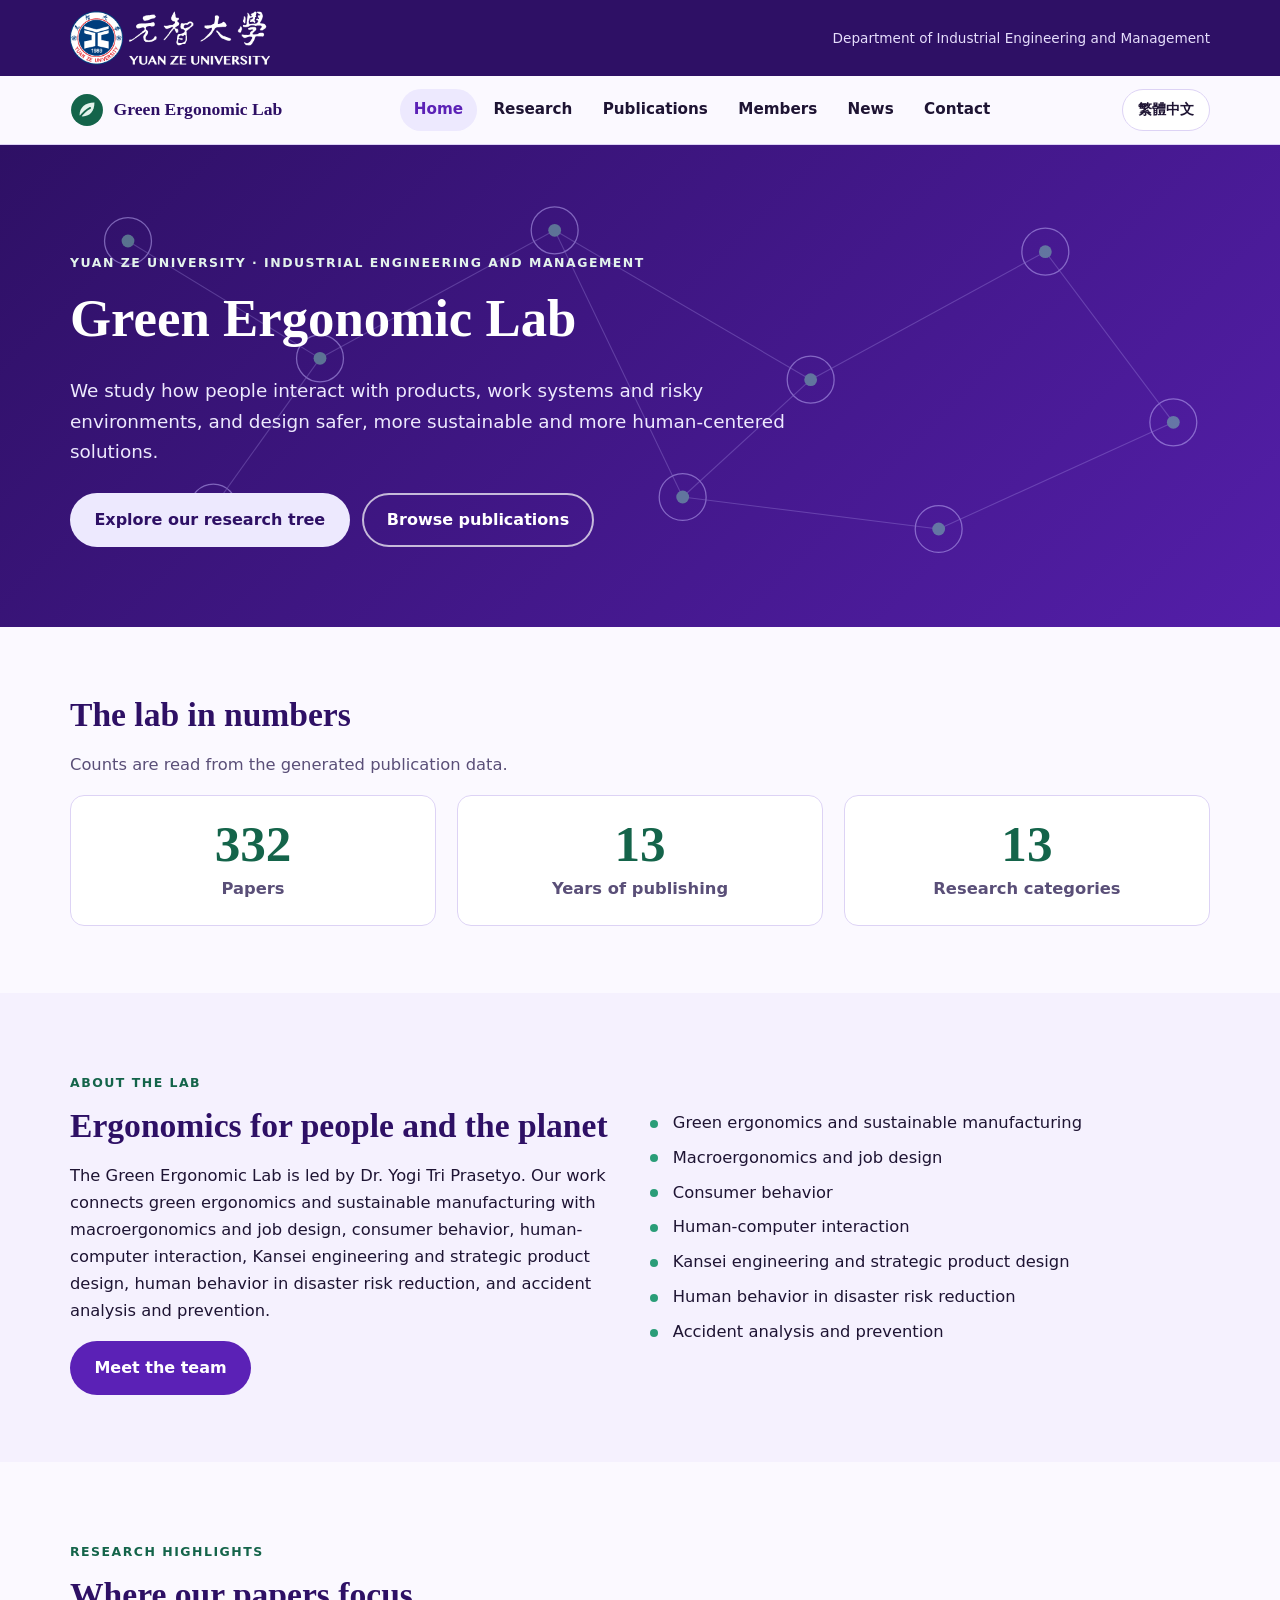
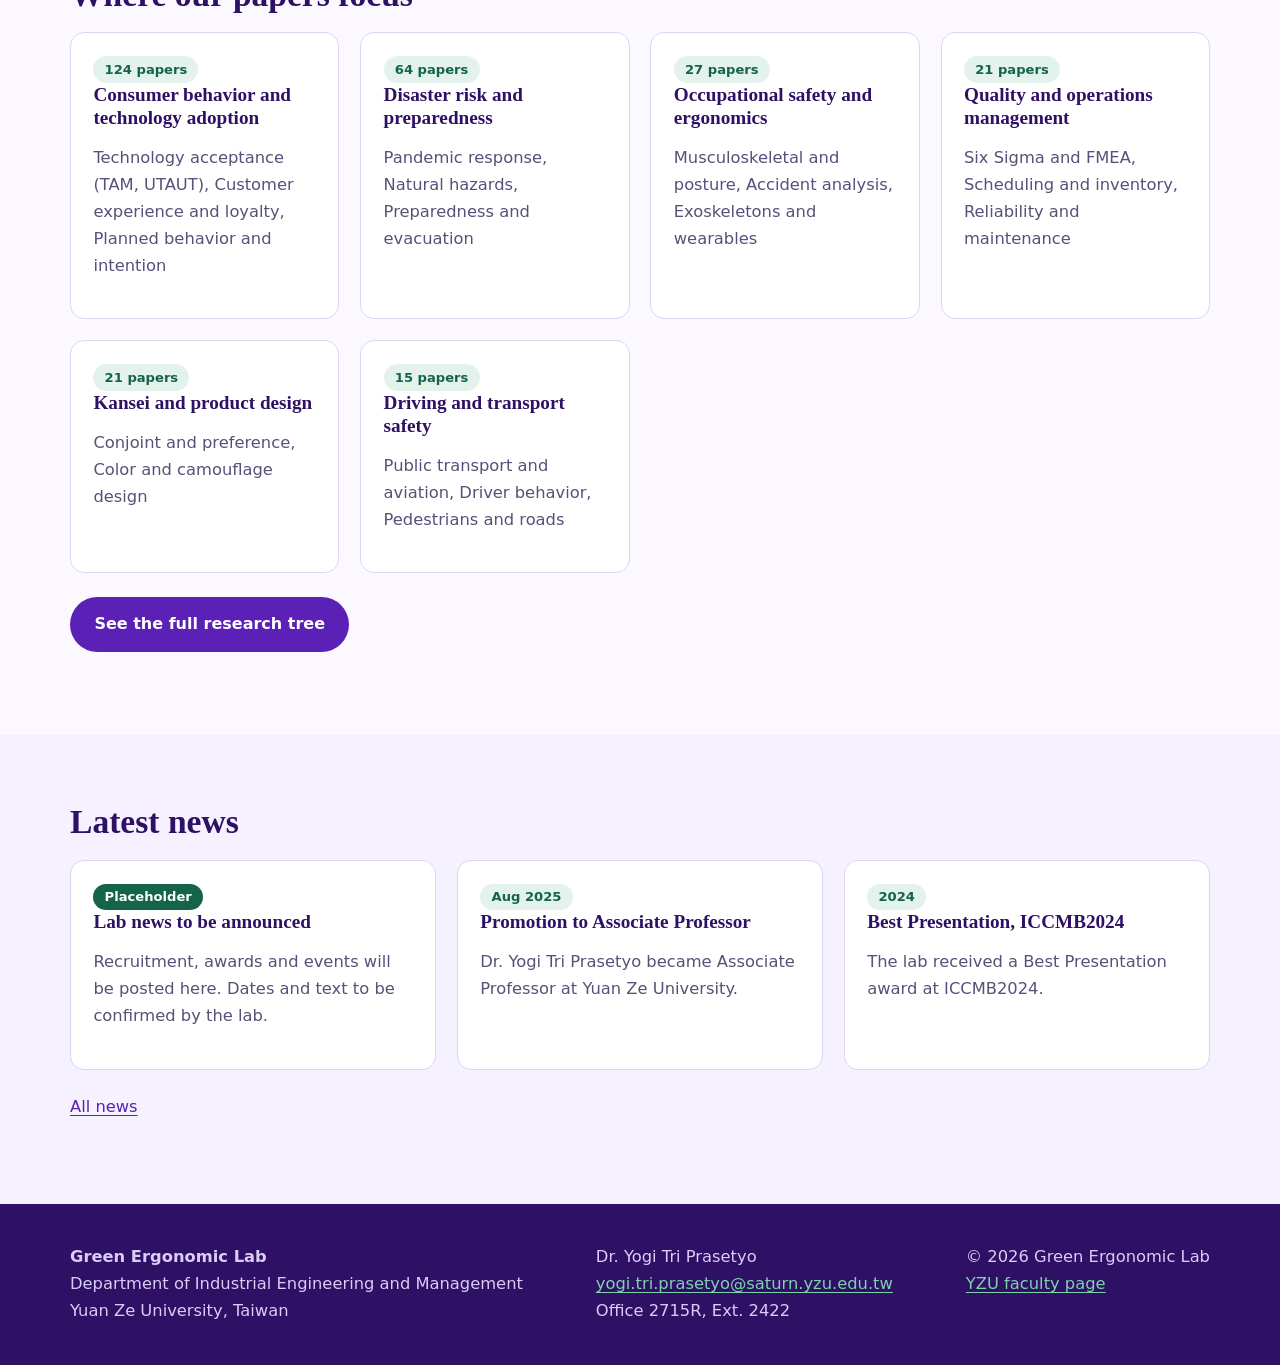
<file: index.html>
<!DOCTYPE html>
<html lang="en">
<head>
<meta charset="utf-8">
<meta name="viewport" content="width=device-width, initial-scale=1">
<title>Home | Green Ergonomic Lab, Yuan Ze University</title>
<meta name="description" content="Green Ergonomic Lab at Yuan Ze University: green ergonomics, human factors, disaster risk reduction and consumer behavior research.">
<meta name="color-scheme" content="light">
<link rel="icon" href="data:image/svg+xml,%3Csvg xmlns='http://www.w3.org/2000/svg' viewBox='0 0 32 32'%3E%3Ccircle cx='16' cy='16' r='15' fill='%2314644a'/%3E%3Cpath d='M9 21c0-7 5-12 14-12 0 8-4 13-11 13-1 0-2-.3-3-1z' fill='%23e3f3ec'/%3E%3C/svg%3E">
<link rel="stylesheet" href="css/style.css">
</head>
<body data-page="home">
<a class="skip" href="#main">Skip to content</a>
<div class="topbar">
  <div class="wrap topbar-in">
    <a href="https://www.yzu.edu.tw/index.php/en/" target="_blank" rel="noopener"><img src="assets/yzu-logo.png" width="200" height="64" alt="Yuan Ze University"></a>
    <span>Department of Industrial Engineering and Management</span>
  </div>
</div>
<header class="site-header">
  <div class="wrap nav">
    <a class="brand" href="index.html" aria-label="Green Ergonomic Lab home"><svg viewBox="0 0 32 32" aria-hidden="true"><circle cx="16" cy="16" r="15" fill="#14644a"/><path d="M9 21c0-7 5-12 14-12 0 8-4 13-11 13-1 0-2-.3-3-1z" fill="#e3f3ec"/><path d="M9 23c3-4 6-7 10-9" stroke="#14644a" stroke-width="1.6" fill="none" stroke-linecap="round"/></svg><span>Green Ergonomic Lab</span></a>
    <nav aria-label="Main"><ul class="nav-links" id="nav-links"><li><a href="index.html" aria-current="page">Home</a></li><li><a href="research.html">Research</a></li><li><a href="publications.html">Publications</a></li><li><a href="members.html">Members</a></li><li><a href="news.html">News</a></li><li><a href="contact.html">Contact</a></li></ul></nav>
    <div style="display:flex;gap:.5rem">
      <button class="lang-btn" id="lang-toggle" type="button" lang="zh-Hant" aria-label="Switch language to Traditional Chinese">&#32321;&#39636;&#20013;&#25991;</button>
      <button class="icon-btn menu-btn" id="menu-toggle" type="button" aria-label="Menu" aria-expanded="false" aria-controls="nav-links">&#9776;</button>
    </div>
  </div>
</header>
<main id="main">

<section class="hero">
  <svg class="hero-art" viewBox="0 0 1200 420" preserveAspectRatio="xMidYMid slice" aria-hidden="true"><line x1="120" y1="90" x2="300" y2="200"/><line x1="300" y1="200" x2="520" y2="80"/><line x1="520" y1="80" x2="760" y2="220"/><line x1="760" y1="220" x2="980" y2="100"/><line x1="980" y1="100" x2="1100" y2="260"/><line x1="300" y1="200" x2="200" y2="340"/><line x1="760" y1="220" x2="640" y2="330"/><line x1="640" y1="330" x2="880" y2="360"/><line x1="1100" y1="260" x2="880" y2="360"/><line x1="520" y1="80" x2="640" y2="330"/><circle cx="120" cy="90" r="22"/><circle class="dot" cx="120" cy="90" r="6"/><circle cx="300" cy="200" r="22"/><circle class="dot" cx="300" cy="200" r="6"/><circle cx="520" cy="80" r="22"/><circle class="dot" cx="520" cy="80" r="6"/><circle cx="760" cy="220" r="22"/><circle class="dot" cx="760" cy="220" r="6"/><circle cx="980" cy="100" r="22"/><circle class="dot" cx="980" cy="100" r="6"/><circle cx="1100" cy="260" r="22"/><circle class="dot" cx="1100" cy="260" r="6"/><circle cx="200" cy="340" r="22"/><circle class="dot" cx="200" cy="340" r="6"/><circle cx="640" cy="330" r="22"/><circle class="dot" cx="640" cy="330" r="6"/><circle cx="880" cy="360" r="22"/><circle class="dot" cx="880" cy="360" r="6"/></svg>
  <div class="wrap">
    <p class="eyebrow">Yuan Ze University &middot; Industrial Engineering and Management</p>
    <h1>Green Ergonomic Lab</h1>
    <p class="lead">We study how people interact with products, work systems and risky environments, and design safer, more sustainable and more human-centered solutions.</p>
    <div class="hero-actions">
      <a class="btn btn-primary" href="research.html">Explore our research tree</a>
      <a class="btn btn-ghost" href="publications.html">Browse publications</a>
    </div>
  </div>
</section>

<section aria-labelledby="stats-h">
  <div class="wrap">
    <h2 id="stats-h" class="reveal">The lab in numbers</h2>
    <p class="muted reveal">Counts are read from the generated publication data.</p>
    <div class="grid g3" id="stats">
      <div class="card stat reveal"><div class="num" data-count="papers">0</div><div class="label">Papers</div></div>
      <div class="card stat reveal"><div class="num" data-count="years">0</div><div class="label">Years of publishing</div></div>
      <div class="card stat reveal"><div class="num" data-count="categories">0</div><div class="label">Research categories</div></div>
    </div>
  </div>
</section>

<section class="alt" aria-labelledby="about-h">
  <div class="wrap grid g2" style="align-items:center">
    <div class="reveal left">
      <p class="eyebrow">About the lab</p>
      <h2 id="about-h">Ergonomics for people and the planet</h2>
      <p>The Green Ergonomic Lab is led by Dr. Yogi Tri Prasetyo. Our work connects green ergonomics and sustainable manufacturing with macroergonomics and job design, consumer behavior, human-computer interaction, Kansei engineering and strategic product design, human behavior in disaster risk reduction, and accident analysis and prevention.</p>
      <a class="btn btn-solid" href="members.html">Meet the team</a>
    </div>
    <ul class="facts reveal" aria-label="Research interests">
      <li>Green ergonomics and sustainable manufacturing</li>
      <li>Macroergonomics and job design</li>
      <li>Consumer behavior</li>
      <li>Human-computer interaction</li>
      <li>Kansei engineering and strategic product design</li>
      <li>Human behavior in disaster risk reduction</li>
      <li>Accident analysis and prevention</li>
    </ul>
  </div>
</section>

<section aria-labelledby="hl-h">
  <div class="wrap">
    <p class="eyebrow reveal">Research highlights</p>
    <h2 id="hl-h" class="reveal">Where our papers focus</h2>
    <div class="grid g3" id="highlights" data-dyn><p class="muted">Loading research highlights...</p></div>
    <p class="reveal" style="margin-top:1.5rem"><a class="btn btn-solid" href="research.html">See the full research tree</a></p>
  </div>
</section>

<section class="alt" aria-labelledby="news-h">
  <div class="wrap">
    <h2 id="news-h" class="reveal">Latest news</h2>
    <div class="grid g3">
      <article class="card reveal"><span class="tag accent">Placeholder</span><h3>Lab news to be announced</h3><p class="muted">Recruitment, awards and events will be posted here. Dates and text to be confirmed by the lab.</p></article>
      <article class="card reveal"><span class="tag">Aug 2025</span><h3>Promotion to Associate Professor</h3><p class="muted">Dr. Yogi Tri Prasetyo became Associate Professor at Yuan Ze University.</p></article>
      <article class="card reveal"><span class="tag">2024</span><h3>Best Presentation, ICCMB2024</h3><p class="muted">The lab received a Best Presentation award at ICCMB2024.</p></article>
    </div>
    <p style="margin-top:1.5rem"><a href="news.html">All news</a></p>
  </div>
</section>
</main>
<footer class="site-footer">
  <div class="wrap cols">
    <div><strong>Green Ergonomic Lab</strong><br>Department of Industrial Engineering and Management<br>Yuan Ze University, Taiwan</div>
    <div>Dr. Yogi Tri Prasetyo<br><a href="mailto:yogi.tri.prasetyo@saturn.yzu.edu.tw">yogi.tri.prasetyo@saturn.yzu.edu.tw</a><br>Office 2715R, Ext. 2422</div>
    <div>&copy; <span id="year-now">2026</span> Green Ergonomic Lab<br><a href="https://www.iem.yzu.edu.tw/english/faculty_info.aspx?id=yogi" target="_blank" rel="noopener">YZU faculty page</a></div>
  </div>
</footer>
<script src="js/i18n.js"></script>
<script src="js/main.js"></script>

</body>
</html>
</file>
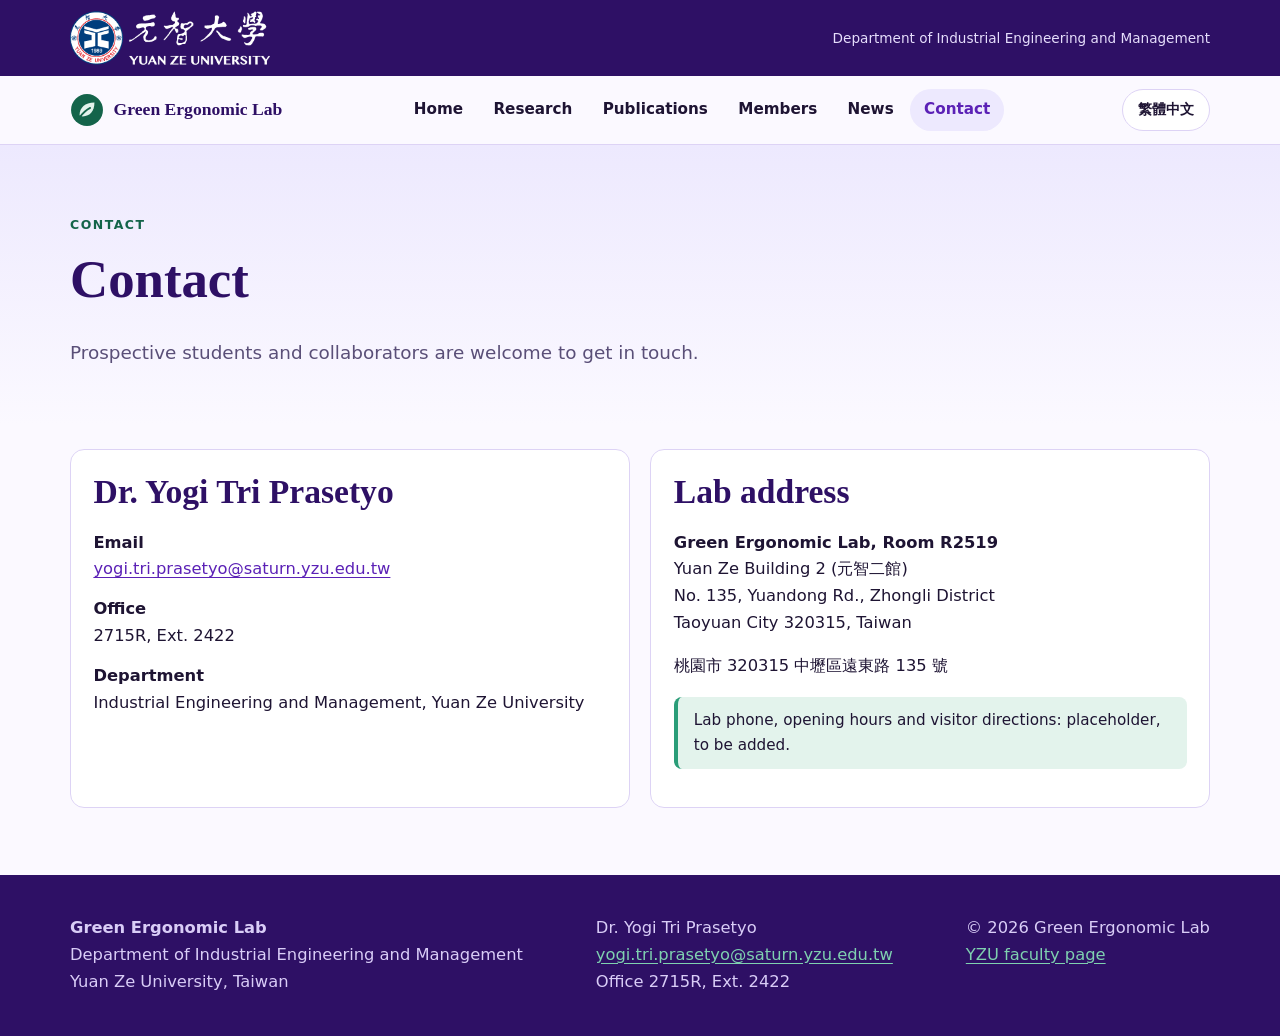
<file: contact.html>
<!DOCTYPE html>
<html lang="en">
<head>
<meta charset="utf-8">
<meta name="viewport" content="width=device-width, initial-scale=1">
<title>Contact | Green Ergonomic Lab, Yuan Ze University</title>
<meta name="description" content="Contact the Green Ergonomic Lab.">
<meta name="color-scheme" content="light">
<link rel="icon" href="data:image/svg+xml,%3Csvg xmlns='http://www.w3.org/2000/svg' viewBox='0 0 32 32'%3E%3Ccircle cx='16' cy='16' r='15' fill='%2314644a'/%3E%3Cpath d='M9 21c0-7 5-12 14-12 0 8-4 13-11 13-1 0-2-.3-3-1z' fill='%23e3f3ec'/%3E%3C/svg%3E">
<link rel="stylesheet" href="css/style.css">
</head>
<body data-page="contact">
<a class="skip" href="#main">Skip to content</a>
<div class="topbar">
  <div class="wrap topbar-in">
    <a href="https://www.yzu.edu.tw/index.php/en/" target="_blank" rel="noopener"><img src="assets/yzu-logo.png" width="200" height="64" alt="Yuan Ze University"></a>
    <span>Department of Industrial Engineering and Management</span>
  </div>
</div>
<header class="site-header">
  <div class="wrap nav">
    <a class="brand" href="index.html" aria-label="Green Ergonomic Lab home"><svg viewBox="0 0 32 32" aria-hidden="true"><circle cx="16" cy="16" r="15" fill="#14644a"/><path d="M9 21c0-7 5-12 14-12 0 8-4 13-11 13-1 0-2-.3-3-1z" fill="#e3f3ec"/><path d="M9 23c3-4 6-7 10-9" stroke="#14644a" stroke-width="1.6" fill="none" stroke-linecap="round"/></svg><span>Green Ergonomic Lab</span></a>
    <nav aria-label="Main"><ul class="nav-links" id="nav-links"><li><a href="index.html">Home</a></li><li><a href="research.html">Research</a></li><li><a href="publications.html">Publications</a></li><li><a href="members.html">Members</a></li><li><a href="news.html">News</a></li><li><a href="contact.html" aria-current="page">Contact</a></li></ul></nav>
    <div style="display:flex;gap:.5rem">
      <button class="lang-btn" id="lang-toggle" type="button" lang="zh-Hant" aria-label="Switch language to Traditional Chinese">&#32321;&#39636;&#20013;&#25991;</button>
      <button class="icon-btn menu-btn" id="menu-toggle" type="button" aria-label="Menu" aria-expanded="false" aria-controls="nav-links">&#9776;</button>
    </div>
  </div>
</header>
<main id="main">

<section class="page-hero">
  <div class="wrap">
    <p class="eyebrow">Contact</p>
    <h1>Contact</h1>
    <p class="lead">Prospective students and collaborators are welcome to get in touch.</p>
  </div>
</section>
<section style="padding-top:1.5rem">
  <div class="wrap grid g2">
    <div class="card reveal">
      <h2>Dr. Yogi Tri Prasetyo</h2>
      <ul class="contact-list">
        <li><strong>Email</strong><br><a href="mailto:yogi.tri.prasetyo@saturn.yzu.edu.tw">yogi.tri.prasetyo@saturn.yzu.edu.tw</a></li>
        <li><strong>Office</strong><br>2715R, Ext. 2422</li>
        <li><strong>Department</strong><br>Industrial Engineering and Management, Yuan Ze University</li>
      </ul>
    </div>
    <div class="card reveal">
      <h2>Lab address</h2>
      <address style="font-style:normal">
        <p><strong>Green Ergonomic Lab, Room R2519</strong><br>Yuan Ze Building 2 (&#20803;&#26234;&#20108;&#39208;)<br>No. 135, Yuandong Rd., Zhongli District<br>Taoyuan City 320315, Taiwan</p>
        <p lang="zh-Hant" class="addr-zh">桃園市 320315 中壢區遠東路 135 號</p>
      </address>
      <p class="note">Lab phone, opening hours and visitor directions: placeholder, to be added.</p>
    </div>
  </div>
</section>
</main>
<footer class="site-footer">
  <div class="wrap cols">
    <div><strong>Green Ergonomic Lab</strong><br>Department of Industrial Engineering and Management<br>Yuan Ze University, Taiwan</div>
    <div>Dr. Yogi Tri Prasetyo<br><a href="mailto:yogi.tri.prasetyo@saturn.yzu.edu.tw">yogi.tri.prasetyo@saturn.yzu.edu.tw</a><br>Office 2715R, Ext. 2422</div>
    <div>&copy; <span id="year-now">2026</span> Green Ergonomic Lab<br><a href="https://www.iem.yzu.edu.tw/english/faculty_info.aspx?id=yogi" target="_blank" rel="noopener">YZU faculty page</a></div>
  </div>
</footer>
<script src="js/i18n.js"></script>
<script src="js/main.js"></script>

</body>
</html>
</file>
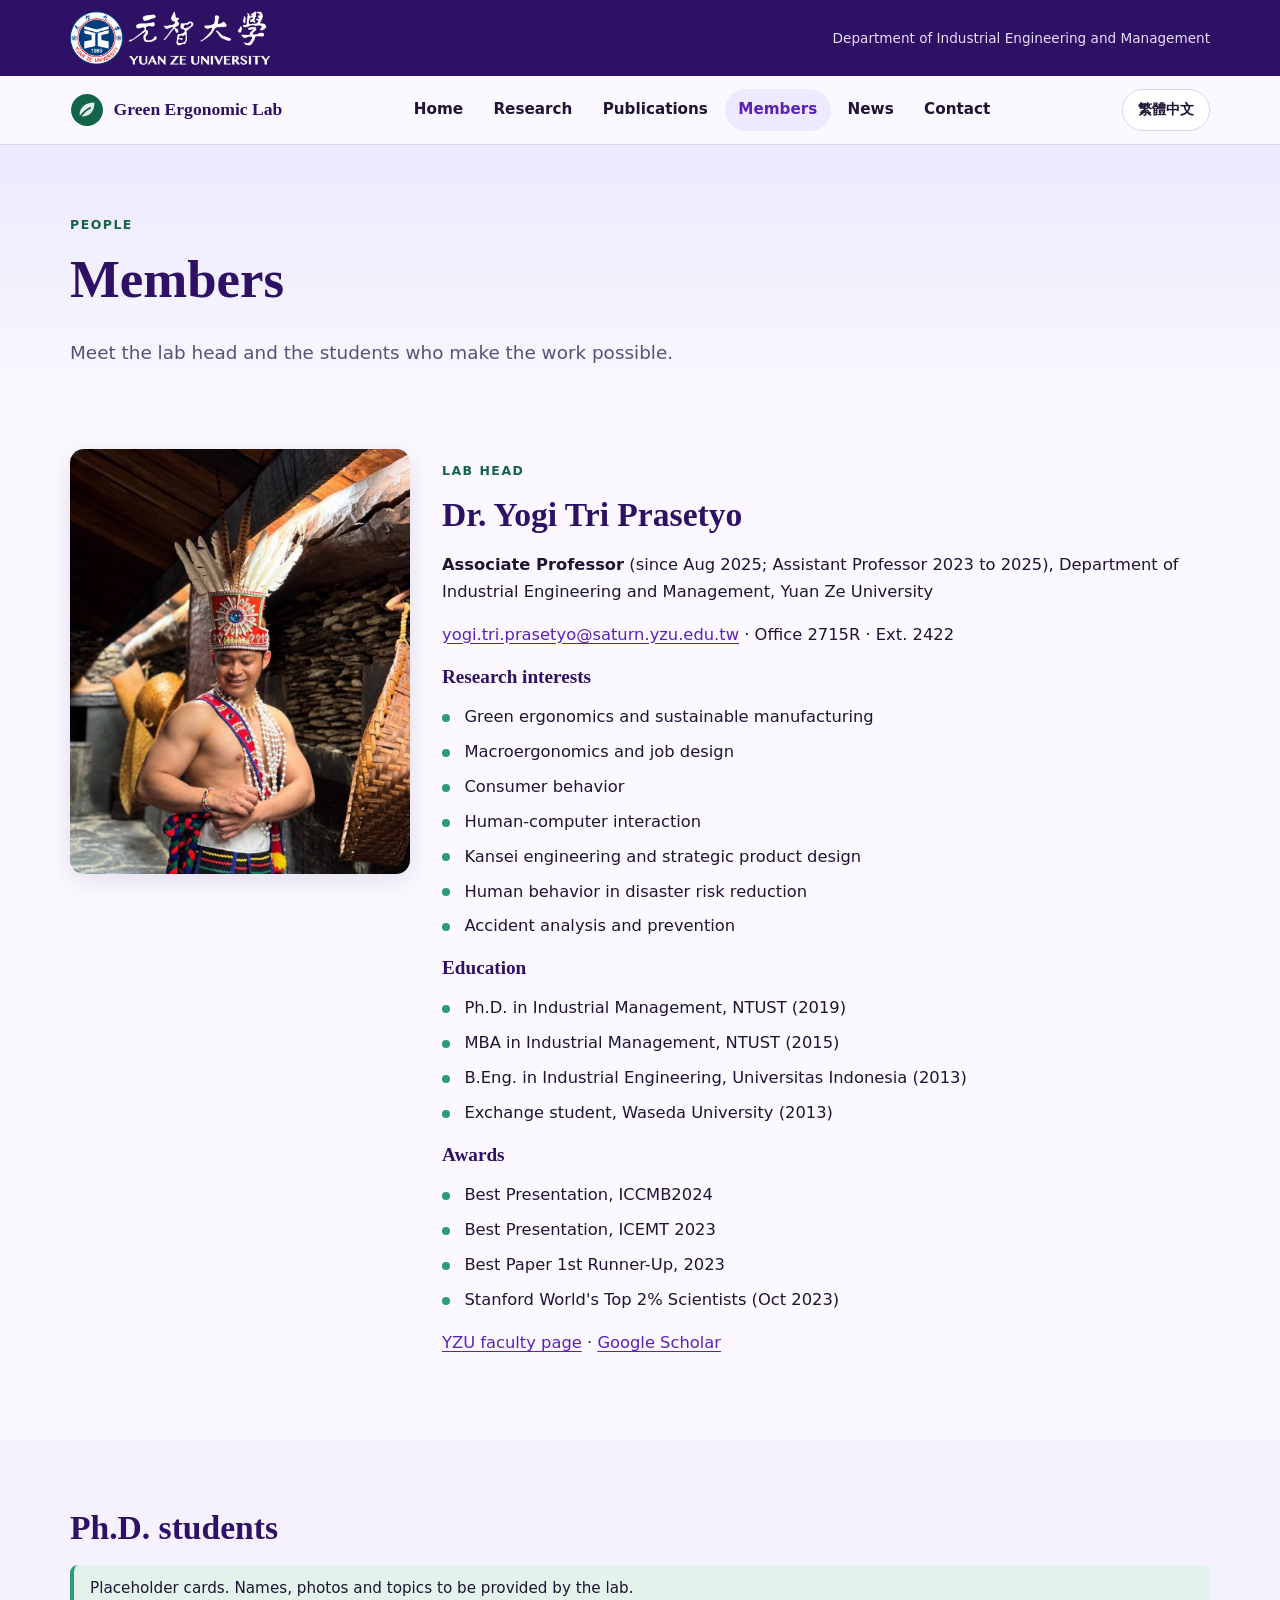
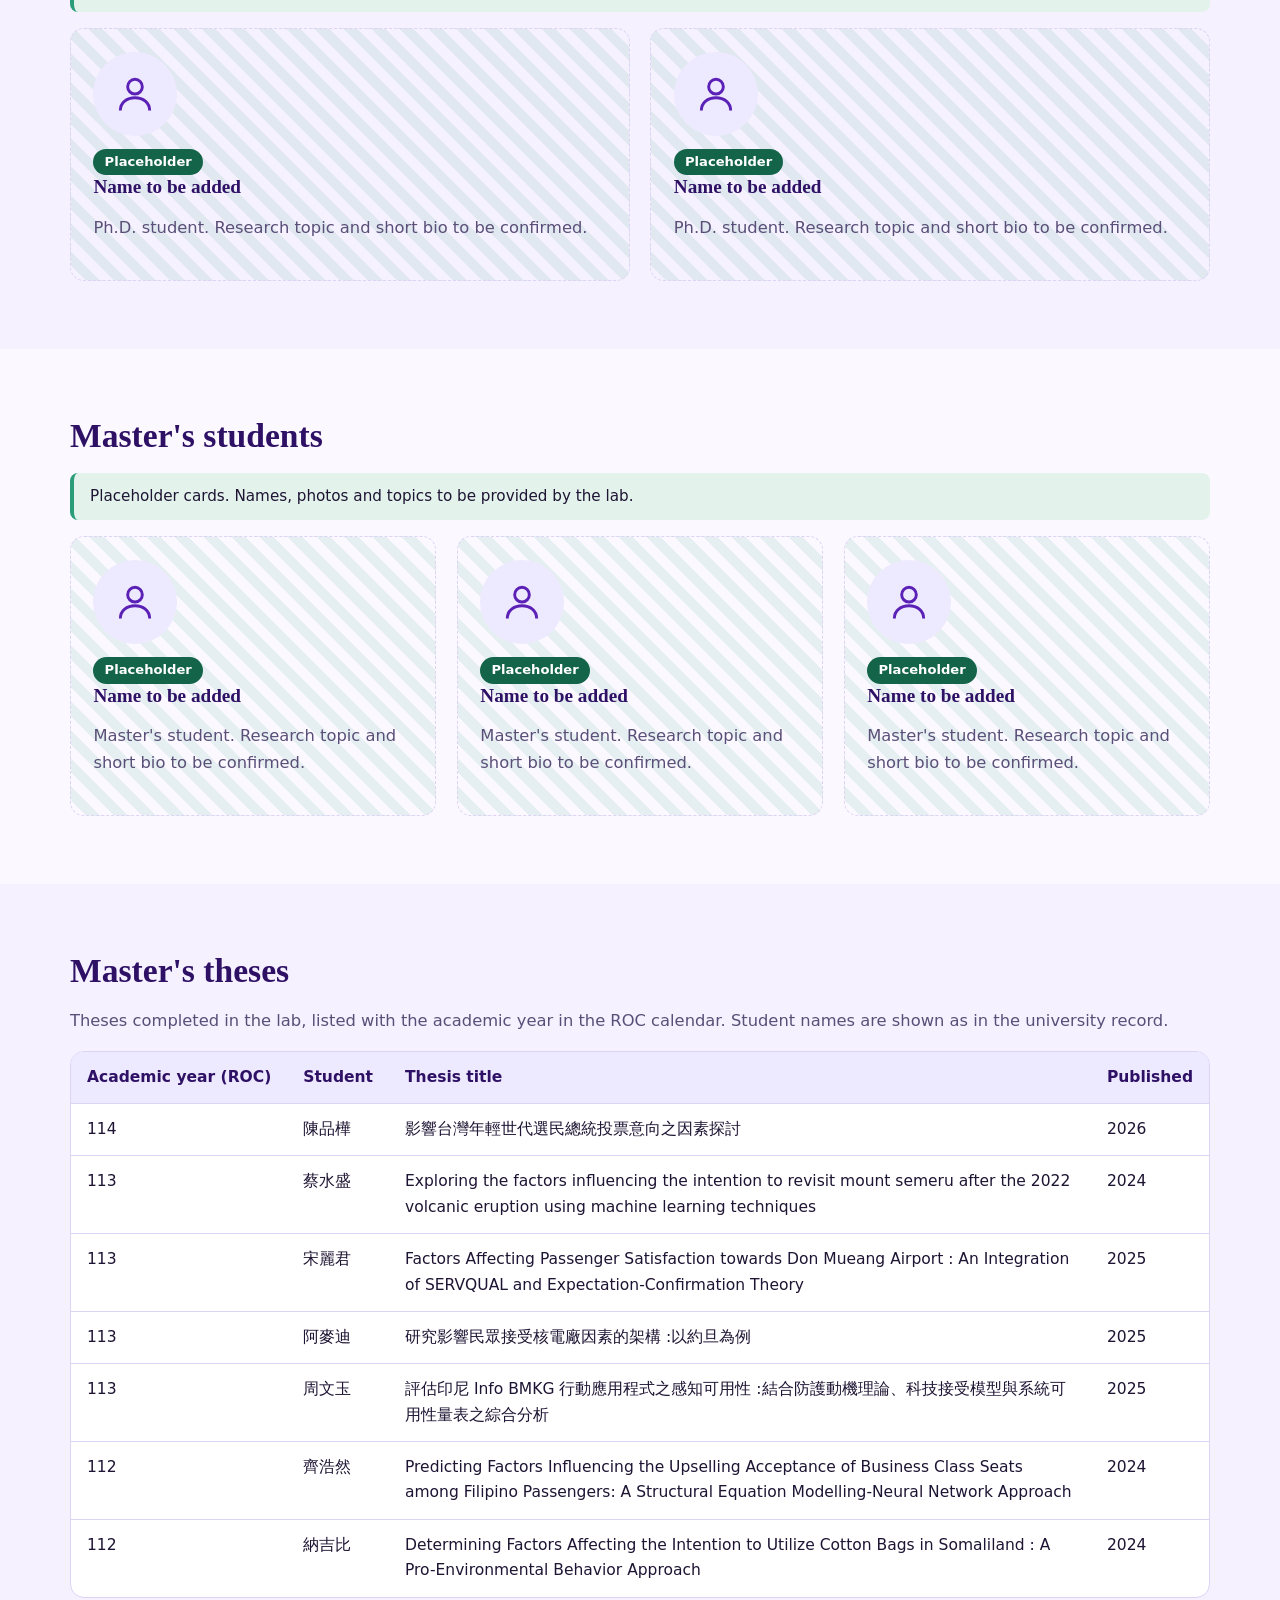
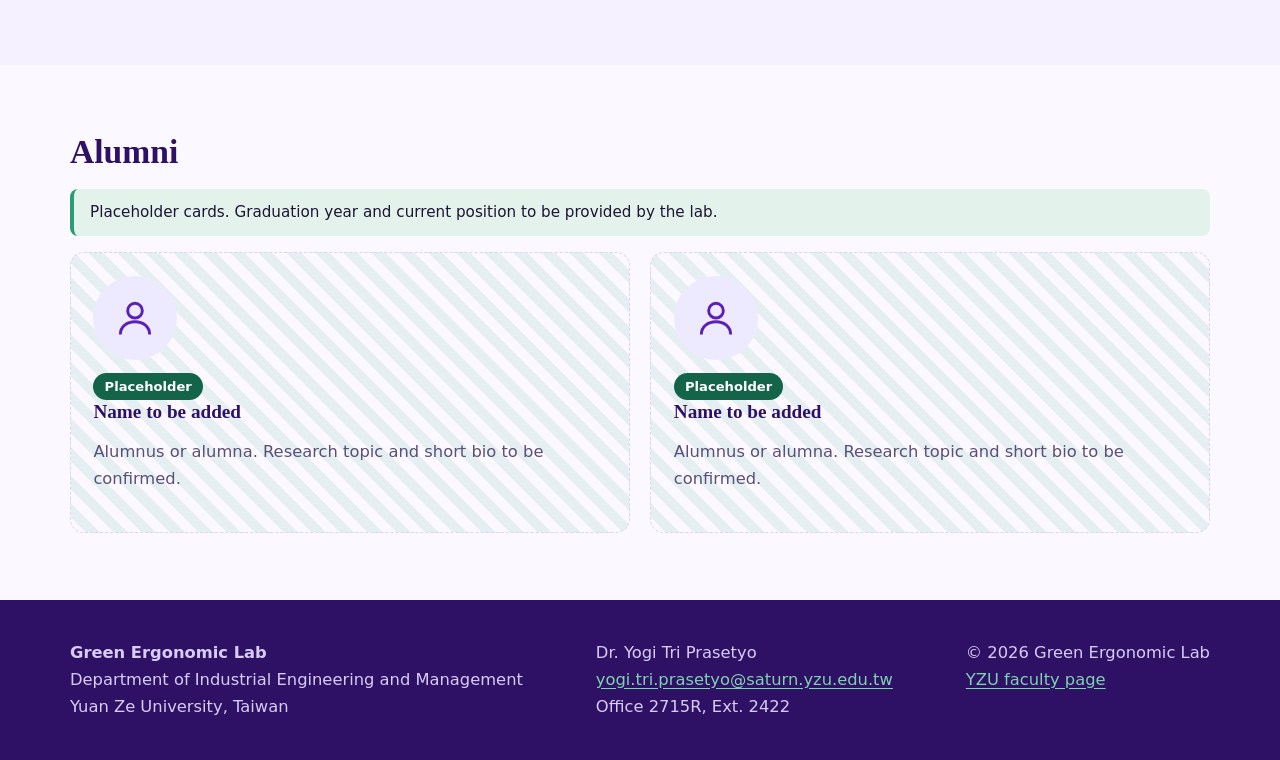
<file: members.html>
<!DOCTYPE html>
<html lang="en">
<head>
<meta charset="utf-8">
<meta name="viewport" content="width=device-width, initial-scale=1">
<title>Members | Green Ergonomic Lab, Yuan Ze University</title>
<meta name="description" content="Lab head Dr. Yogi Tri Prasetyo and lab members.">
<meta name="color-scheme" content="light">
<link rel="icon" href="data:image/svg+xml,%3Csvg xmlns='http://www.w3.org/2000/svg' viewBox='0 0 32 32'%3E%3Ccircle cx='16' cy='16' r='15' fill='%2314644a'/%3E%3Cpath d='M9 21c0-7 5-12 14-12 0 8-4 13-11 13-1 0-2-.3-3-1z' fill='%23e3f3ec'/%3E%3C/svg%3E">
<link rel="stylesheet" href="css/style.css">
</head>
<body data-page="members">
<a class="skip" href="#main">Skip to content</a>
<div class="topbar">
  <div class="wrap topbar-in">
    <a href="https://www.yzu.edu.tw/index.php/en/" target="_blank" rel="noopener"><img src="assets/yzu-logo.png" width="200" height="64" alt="Yuan Ze University"></a>
    <span>Department of Industrial Engineering and Management</span>
  </div>
</div>
<header class="site-header">
  <div class="wrap nav">
    <a class="brand" href="index.html" aria-label="Green Ergonomic Lab home"><svg viewBox="0 0 32 32" aria-hidden="true"><circle cx="16" cy="16" r="15" fill="#14644a"/><path d="M9 21c0-7 5-12 14-12 0 8-4 13-11 13-1 0-2-.3-3-1z" fill="#e3f3ec"/><path d="M9 23c3-4 6-7 10-9" stroke="#14644a" stroke-width="1.6" fill="none" stroke-linecap="round"/></svg><span>Green Ergonomic Lab</span></a>
    <nav aria-label="Main"><ul class="nav-links" id="nav-links"><li><a href="index.html">Home</a></li><li><a href="research.html">Research</a></li><li><a href="publications.html">Publications</a></li><li><a href="members.html" aria-current="page">Members</a></li><li><a href="news.html">News</a></li><li><a href="contact.html">Contact</a></li></ul></nav>
    <div style="display:flex;gap:.5rem">
      <button class="lang-btn" id="lang-toggle" type="button" lang="zh-Hant" aria-label="Switch language to Traditional Chinese">&#32321;&#39636;&#20013;&#25991;</button>
      <button class="icon-btn menu-btn" id="menu-toggle" type="button" aria-label="Menu" aria-expanded="false" aria-controls="nav-links">&#9776;</button>
    </div>
  </div>
</header>
<main id="main">

<section class="page-hero">
  <div class="wrap">
    <p class="eyebrow">People</p>
    <h1>Members</h1>
    <p class="lead">Meet the lab head and the students who make the work possible.</p>
  </div>
</section>
<section style="padding-top:1.5rem">
  <div class="wrap profile">
    <figure class="reveal left"><picture><source srcset="assets/yogi-web.jpg" type="image/jpeg"><img src="assets/yogi.png" width="1301" height="1600" alt="Portrait of Dr. Yogi Tri Prasetyo" loading="eager"></picture></figure>
    <div class="reveal">
      <p class="eyebrow">Lab head</p>
      <h2>Dr. Yogi Tri Prasetyo</h2>
      <p><strong>Associate Professor</strong> (since Aug 2025; Assistant Professor 2023 to 2025), Department of Industrial Engineering and Management, Yuan Ze University</p>
      <p><a href="mailto:yogi.tri.prasetyo@saturn.yzu.edu.tw">yogi.tri.prasetyo@saturn.yzu.edu.tw</a> &middot; Office 2715R &middot; Ext. 2422</p>
      <h3>Research interests</h3>
      <ul class="facts">
        <li>Green ergonomics and sustainable manufacturing</li><li>Macroergonomics and job design</li><li>Consumer behavior</li>
        <li>Human-computer interaction</li><li>Kansei engineering and strategic product design</li>
        <li>Human behavior in disaster risk reduction</li><li>Accident analysis and prevention</li>
      </ul>
      <h3>Education</h3>
      <ul class="facts">
        <li>Ph.D. in Industrial Management, NTUST (2019)</li><li>MBA in Industrial Management, NTUST (2015)</li>
        <li>B.Eng. in Industrial Engineering, Universitas Indonesia (2013)</li><li>Exchange student, Waseda University (2013)</li>
      </ul>
      <h3>Awards</h3>
      <ul class="facts">
        <li>Best Presentation, ICCMB2024</li><li>Best Presentation, ICEMT 2023</li>
        <li>Best Paper 1st Runner-Up, 2023</li><li>Stanford World's Top 2% Scientists (Oct 2023)</li>
      </ul>
      <p><a href="https://www.iem.yzu.edu.tw/english/faculty_info.aspx?id=yogi" target="_blank" rel="noopener">YZU faculty page</a> &middot; <a href="https://scholar.google.com/citations?user=EiRJD2oAAAAJ" target="_blank" rel="noopener">Google Scholar</a></p>
    </div>
  </div>
</section>
<section class="alt">
  <div class="wrap">
    <h2 class="reveal">Ph.D. students</h2>
    <p class="note reveal">Placeholder cards. Names, photos and topics to be provided by the lab.</p>
    <div class="grid g3" style="margin-top:1rem"><article class="card placeholder reveal"><div class="avatar"><svg viewBox="0 0 24 24" fill="none" stroke="currentColor" stroke-width="1.6" aria-hidden="true"><circle cx="12" cy="8" r="4"/><path d="M4 21c0-4.4 3.6-7 8-7s8 2.6 8 7"/></svg></div><span class="tag accent">Placeholder</span><h3>Name to be added</h3><p class="muted">Ph.D. student. Research topic and short bio to be confirmed.</p></article><article class="card placeholder reveal"><div class="avatar"><svg viewBox="0 0 24 24" fill="none" stroke="currentColor" stroke-width="1.6" aria-hidden="true"><circle cx="12" cy="8" r="4"/><path d="M4 21c0-4.4 3.6-7 8-7s8 2.6 8 7"/></svg></div><span class="tag accent">Placeholder</span><h3>Name to be added</h3><p class="muted">Ph.D. student. Research topic and short bio to be confirmed.</p></article></div>
  </div>
</section>
<section>
  <div class="wrap">
    <h2 class="reveal">Master's students</h2>
    <p class="note reveal">Placeholder cards. Names, photos and topics to be provided by the lab.</p>
    <div class="grid g3" style="margin-top:1rem"><article class="card placeholder reveal"><div class="avatar"><svg viewBox="0 0 24 24" fill="none" stroke="currentColor" stroke-width="1.6" aria-hidden="true"><circle cx="12" cy="8" r="4"/><path d="M4 21c0-4.4 3.6-7 8-7s8 2.6 8 7"/></svg></div><span class="tag accent">Placeholder</span><h3>Name to be added</h3><p class="muted">Master's student. Research topic and short bio to be confirmed.</p></article><article class="card placeholder reveal"><div class="avatar"><svg viewBox="0 0 24 24" fill="none" stroke="currentColor" stroke-width="1.6" aria-hidden="true"><circle cx="12" cy="8" r="4"/><path d="M4 21c0-4.4 3.6-7 8-7s8 2.6 8 7"/></svg></div><span class="tag accent">Placeholder</span><h3>Name to be added</h3><p class="muted">Master's student. Research topic and short bio to be confirmed.</p></article><article class="card placeholder reveal"><div class="avatar"><svg viewBox="0 0 24 24" fill="none" stroke="currentColor" stroke-width="1.6" aria-hidden="true"><circle cx="12" cy="8" r="4"/><path d="M4 21c0-4.4 3.6-7 8-7s8 2.6 8 7"/></svg></div><span class="tag accent">Placeholder</span><h3>Name to be added</h3><p class="muted">Master's student. Research topic and short bio to be confirmed.</p></article></div>
  </div>
</section>
<section class="alt" aria-labelledby="thesis-h">
  <div class="wrap">
    <h2 id="thesis-h" class="reveal">Master's theses</h2>
    <p class="muted reveal">Theses completed in the lab, listed with the academic year in the ROC calendar. Student names are shown as in the university record.</p>
    <div class="table-wrap reveal">
      <table class="data-table">
        <caption class="sr-only">List of master's theses</caption>
        <thead><tr><th scope="col">Academic year (ROC)</th><th scope="col">Student</th><th scope="col">Thesis title</th><th scope="col">Published</th></tr></thead>
        <tbody>
          <tr><td data-label="Academic year (ROC)">114</td><td data-label="Student" lang="zh-Hant">陳品樺</td><td data-label="Thesis title">影響台灣年輕世代選民總統投票意向之因素探討</td><td data-label="Published">2026</td></tr>
          <tr><td data-label="Academic year (ROC)">113</td><td data-label="Student" lang="zh-Hant">蔡水盛</td><td data-label="Thesis title">Exploring the factors influencing the intention to revisit mount semeru after the 2022 volcanic eruption using machine learning techniques</td><td data-label="Published">2024</td></tr>
          <tr><td data-label="Academic year (ROC)">113</td><td data-label="Student" lang="zh-Hant">宋麗君</td><td data-label="Thesis title">Factors Affecting Passenger Satisfaction towards Don Mueang Airport : An Integration of SERVQUAL and Expectation-Confirmation Theory</td><td data-label="Published">2025</td></tr>
          <tr><td data-label="Academic year (ROC)">113</td><td data-label="Student" lang="zh-Hant">阿麥迪</td><td data-label="Thesis title">研究影響民眾接受核電廠因素的架構 :以約旦為例</td><td data-label="Published">2025</td></tr>
          <tr><td data-label="Academic year (ROC)">113</td><td data-label="Student" lang="zh-Hant">周文玉</td><td data-label="Thesis title">評估印尼 Info BMKG 行動應用程式之感知可用性 :結合防護動機理論、科技接受模型與系統可用性量表之綜合分析</td><td data-label="Published">2025</td></tr>
          <tr><td data-label="Academic year (ROC)">112</td><td data-label="Student" lang="zh-Hant">齊浩然</td><td data-label="Thesis title">Predicting Factors Influencing the Upselling Acceptance of Business Class Seats among Filipino Passengers: A Structural Equation Modelling-Neural Network Approach</td><td data-label="Published">2024</td></tr>
          <tr><td data-label="Academic year (ROC)">112</td><td data-label="Student" lang="zh-Hant">納吉比</td><td data-label="Thesis title">Determining Factors Affecting the Intention to Utilize Cotton Bags in Somaliland : A Pro-Environmental Behavior Approach</td><td data-label="Published">2024</td></tr>
        </tbody>
      </table>
    </div>
  </div>
</section>
<section>
  <div class="wrap">
    <h2 class="reveal">Alumni</h2>
    <p class="note reveal">Placeholder cards. Graduation year and current position to be provided by the lab.</p>
    <div class="grid g3" style="margin-top:1rem"><article class="card placeholder reveal"><div class="avatar"><svg viewBox="0 0 24 24" fill="none" stroke="currentColor" stroke-width="1.6" aria-hidden="true"><circle cx="12" cy="8" r="4"/><path d="M4 21c0-4.4 3.6-7 8-7s8 2.6 8 7"/></svg></div><span class="tag accent">Placeholder</span><h3>Name to be added</h3><p class="muted">Alumnus or alumna. Research topic and short bio to be confirmed.</p></article><article class="card placeholder reveal"><div class="avatar"><svg viewBox="0 0 24 24" fill="none" stroke="currentColor" stroke-width="1.6" aria-hidden="true"><circle cx="12" cy="8" r="4"/><path d="M4 21c0-4.4 3.6-7 8-7s8 2.6 8 7"/></svg></div><span class="tag accent">Placeholder</span><h3>Name to be added</h3><p class="muted">Alumnus or alumna. Research topic and short bio to be confirmed.</p></article></div>
  </div>
</section>
</main>
<footer class="site-footer">
  <div class="wrap cols">
    <div><strong>Green Ergonomic Lab</strong><br>Department of Industrial Engineering and Management<br>Yuan Ze University, Taiwan</div>
    <div>Dr. Yogi Tri Prasetyo<br><a href="mailto:yogi.tri.prasetyo@saturn.yzu.edu.tw">yogi.tri.prasetyo@saturn.yzu.edu.tw</a><br>Office 2715R, Ext. 2422</div>
    <div>&copy; <span id="year-now">2026</span> Green Ergonomic Lab<br><a href="https://www.iem.yzu.edu.tw/english/faculty_info.aspx?id=yogi" target="_blank" rel="noopener">YZU faculty page</a></div>
  </div>
</footer>
<script src="js/i18n.js"></script>
<script src="js/main.js"></script>

</body>
</html>
</file>
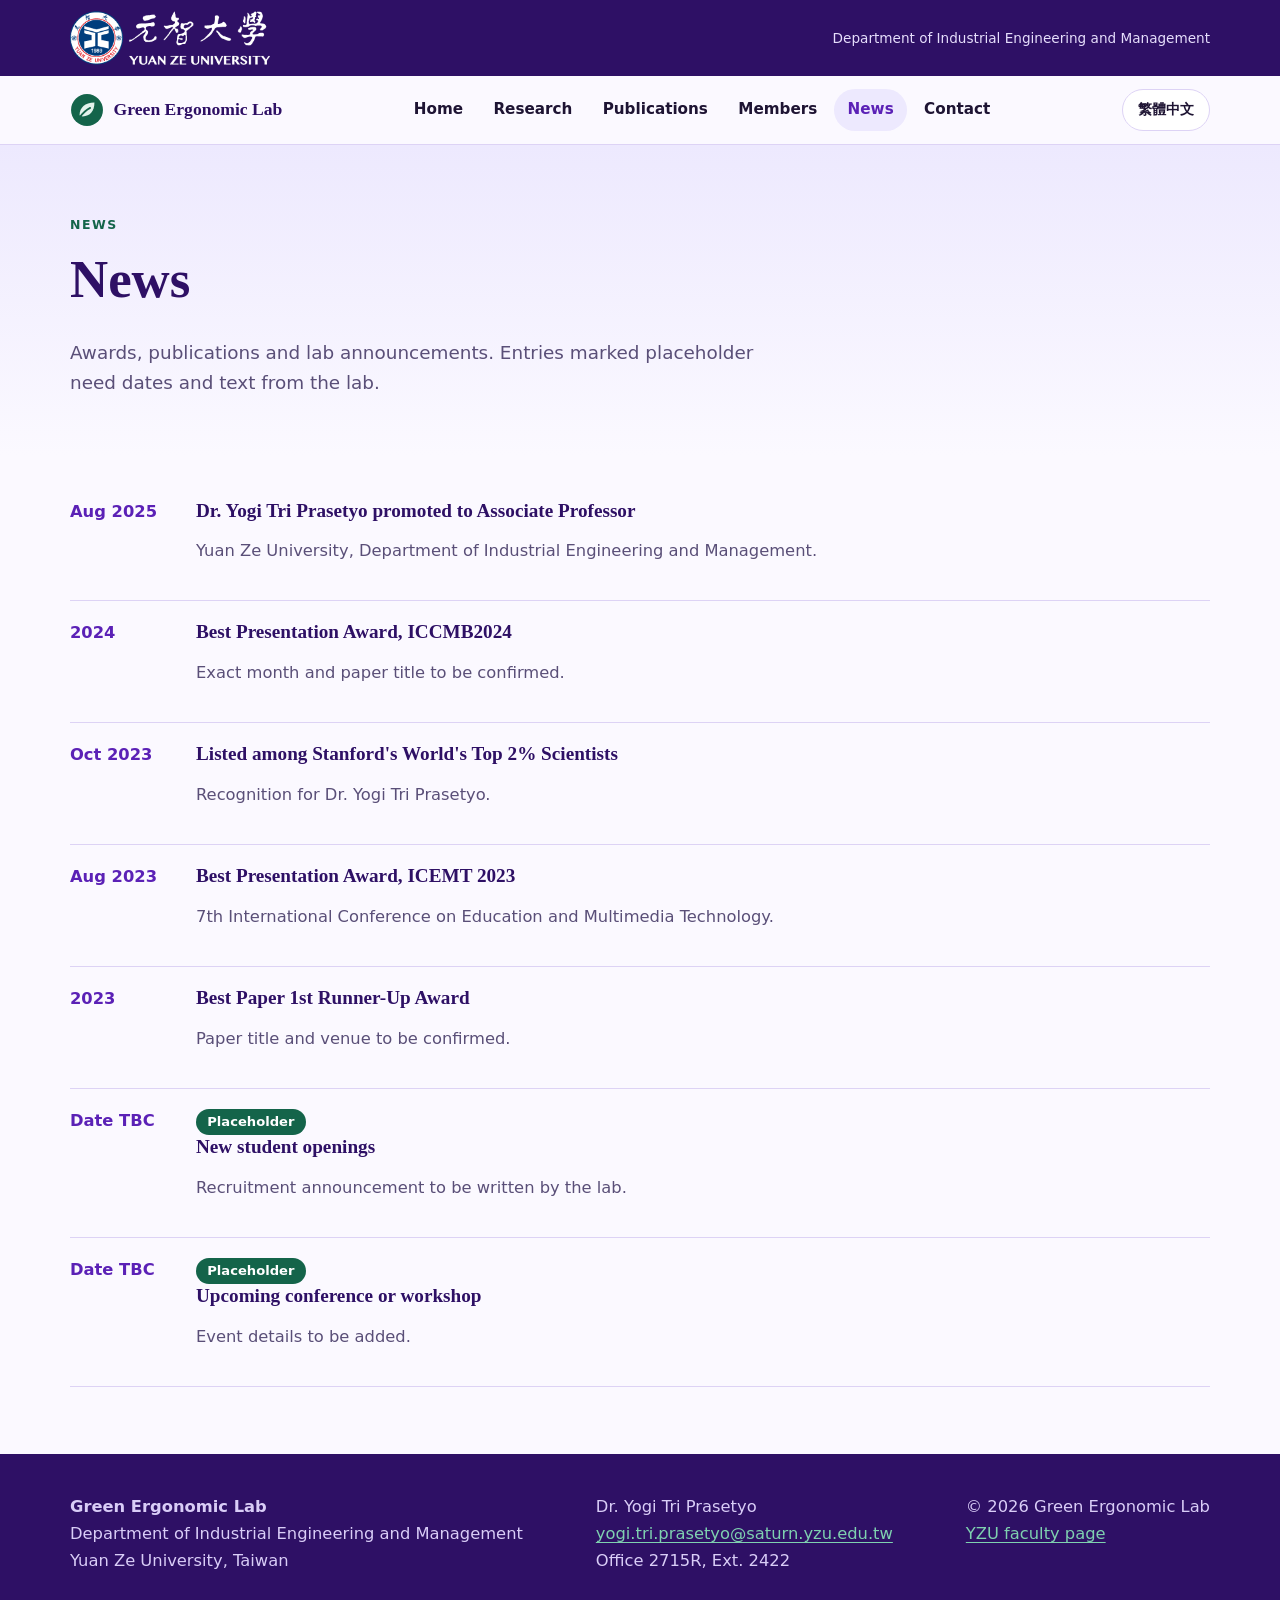
<file: news.html>
<!DOCTYPE html>
<html lang="en">
<head>
<meta charset="utf-8">
<meta name="viewport" content="width=device-width, initial-scale=1">
<title>News | Green Ergonomic Lab, Yuan Ze University</title>
<meta name="description" content="News and awards from the Green Ergonomic Lab.">
<meta name="color-scheme" content="light">
<link rel="icon" href="data:image/svg+xml,%3Csvg xmlns='http://www.w3.org/2000/svg' viewBox='0 0 32 32'%3E%3Ccircle cx='16' cy='16' r='15' fill='%2314644a'/%3E%3Cpath d='M9 21c0-7 5-12 14-12 0 8-4 13-11 13-1 0-2-.3-3-1z' fill='%23e3f3ec'/%3E%3C/svg%3E">
<link rel="stylesheet" href="css/style.css">
</head>
<body data-page="news">
<a class="skip" href="#main">Skip to content</a>
<div class="topbar">
  <div class="wrap topbar-in">
    <a href="https://www.yzu.edu.tw/index.php/en/" target="_blank" rel="noopener"><img src="assets/yzu-logo.png" width="200" height="64" alt="Yuan Ze University"></a>
    <span>Department of Industrial Engineering and Management</span>
  </div>
</div>
<header class="site-header">
  <div class="wrap nav">
    <a class="brand" href="index.html" aria-label="Green Ergonomic Lab home"><svg viewBox="0 0 32 32" aria-hidden="true"><circle cx="16" cy="16" r="15" fill="#14644a"/><path d="M9 21c0-7 5-12 14-12 0 8-4 13-11 13-1 0-2-.3-3-1z" fill="#e3f3ec"/><path d="M9 23c3-4 6-7 10-9" stroke="#14644a" stroke-width="1.6" fill="none" stroke-linecap="round"/></svg><span>Green Ergonomic Lab</span></a>
    <nav aria-label="Main"><ul class="nav-links" id="nav-links"><li><a href="index.html">Home</a></li><li><a href="research.html">Research</a></li><li><a href="publications.html">Publications</a></li><li><a href="members.html">Members</a></li><li><a href="news.html" aria-current="page">News</a></li><li><a href="contact.html">Contact</a></li></ul></nav>
    <div style="display:flex;gap:.5rem">
      <button class="lang-btn" id="lang-toggle" type="button" lang="zh-Hant" aria-label="Switch language to Traditional Chinese">&#32321;&#39636;&#20013;&#25991;</button>
      <button class="icon-btn menu-btn" id="menu-toggle" type="button" aria-label="Menu" aria-expanded="false" aria-controls="nav-links">&#9776;</button>
    </div>
  </div>
</header>
<main id="main">

<section class="page-hero">
  <div class="wrap">
    <p class="eyebrow">News</p>
    <h1>News</h1>
    <p class="lead">Awards, publications and lab announcements. Entries marked placeholder need dates and text from the lab.</p>
  </div>
</section>
<section style="padding-top:1.5rem">
  <div class="wrap">
    <div class="news-item reveal"><div class="news-date">Aug 2025</div><div><h3>Dr. Yogi Tri Prasetyo promoted to Associate Professor</h3><p class="muted">Yuan Ze University, Department of Industrial Engineering and Management.</p></div></div>
    <div class="news-item reveal"><div class="news-date">2024</div><div><h3>Best Presentation Award, ICCMB2024</h3><p class="muted">Exact month and paper title to be confirmed.</p></div></div>
    <div class="news-item reveal"><div class="news-date">Oct 2023</div><div><h3>Listed among Stanford's World's Top 2% Scientists</h3><p class="muted">Recognition for Dr. Yogi Tri Prasetyo.</p></div></div>
    <div class="news-item reveal"><div class="news-date">Aug 2023</div><div><h3>Best Presentation Award, ICEMT 2023</h3><p class="muted">7th International Conference on Education and Multimedia Technology.</p></div></div>
    <div class="news-item reveal"><div class="news-date">2023</div><div><h3>Best Paper 1st Runner-Up Award</h3><p class="muted">Paper title and venue to be confirmed.</p></div></div>
    <div class="news-item reveal"><div class="news-date">Date TBC</div><div><span class="tag accent">Placeholder</span><h3>New student openings</h3><p class="muted">Recruitment announcement to be written by the lab.</p></div></div>
    <div class="news-item reveal"><div class="news-date">Date TBC</div><div><span class="tag accent">Placeholder</span><h3>Upcoming conference or workshop</h3><p class="muted">Event details to be added.</p></div></div>
  </div>
</section>
</main>
<footer class="site-footer">
  <div class="wrap cols">
    <div><strong>Green Ergonomic Lab</strong><br>Department of Industrial Engineering and Management<br>Yuan Ze University, Taiwan</div>
    <div>Dr. Yogi Tri Prasetyo<br><a href="mailto:yogi.tri.prasetyo@saturn.yzu.edu.tw">yogi.tri.prasetyo@saturn.yzu.edu.tw</a><br>Office 2715R, Ext. 2422</div>
    <div>&copy; <span id="year-now">2026</span> Green Ergonomic Lab<br><a href="https://www.iem.yzu.edu.tw/english/faculty_info.aspx?id=yogi" target="_blank" rel="noopener">YZU faculty page</a></div>
  </div>
</footer>
<script src="js/i18n.js"></script>
<script src="js/main.js"></script>

</body>
</html>
</file>
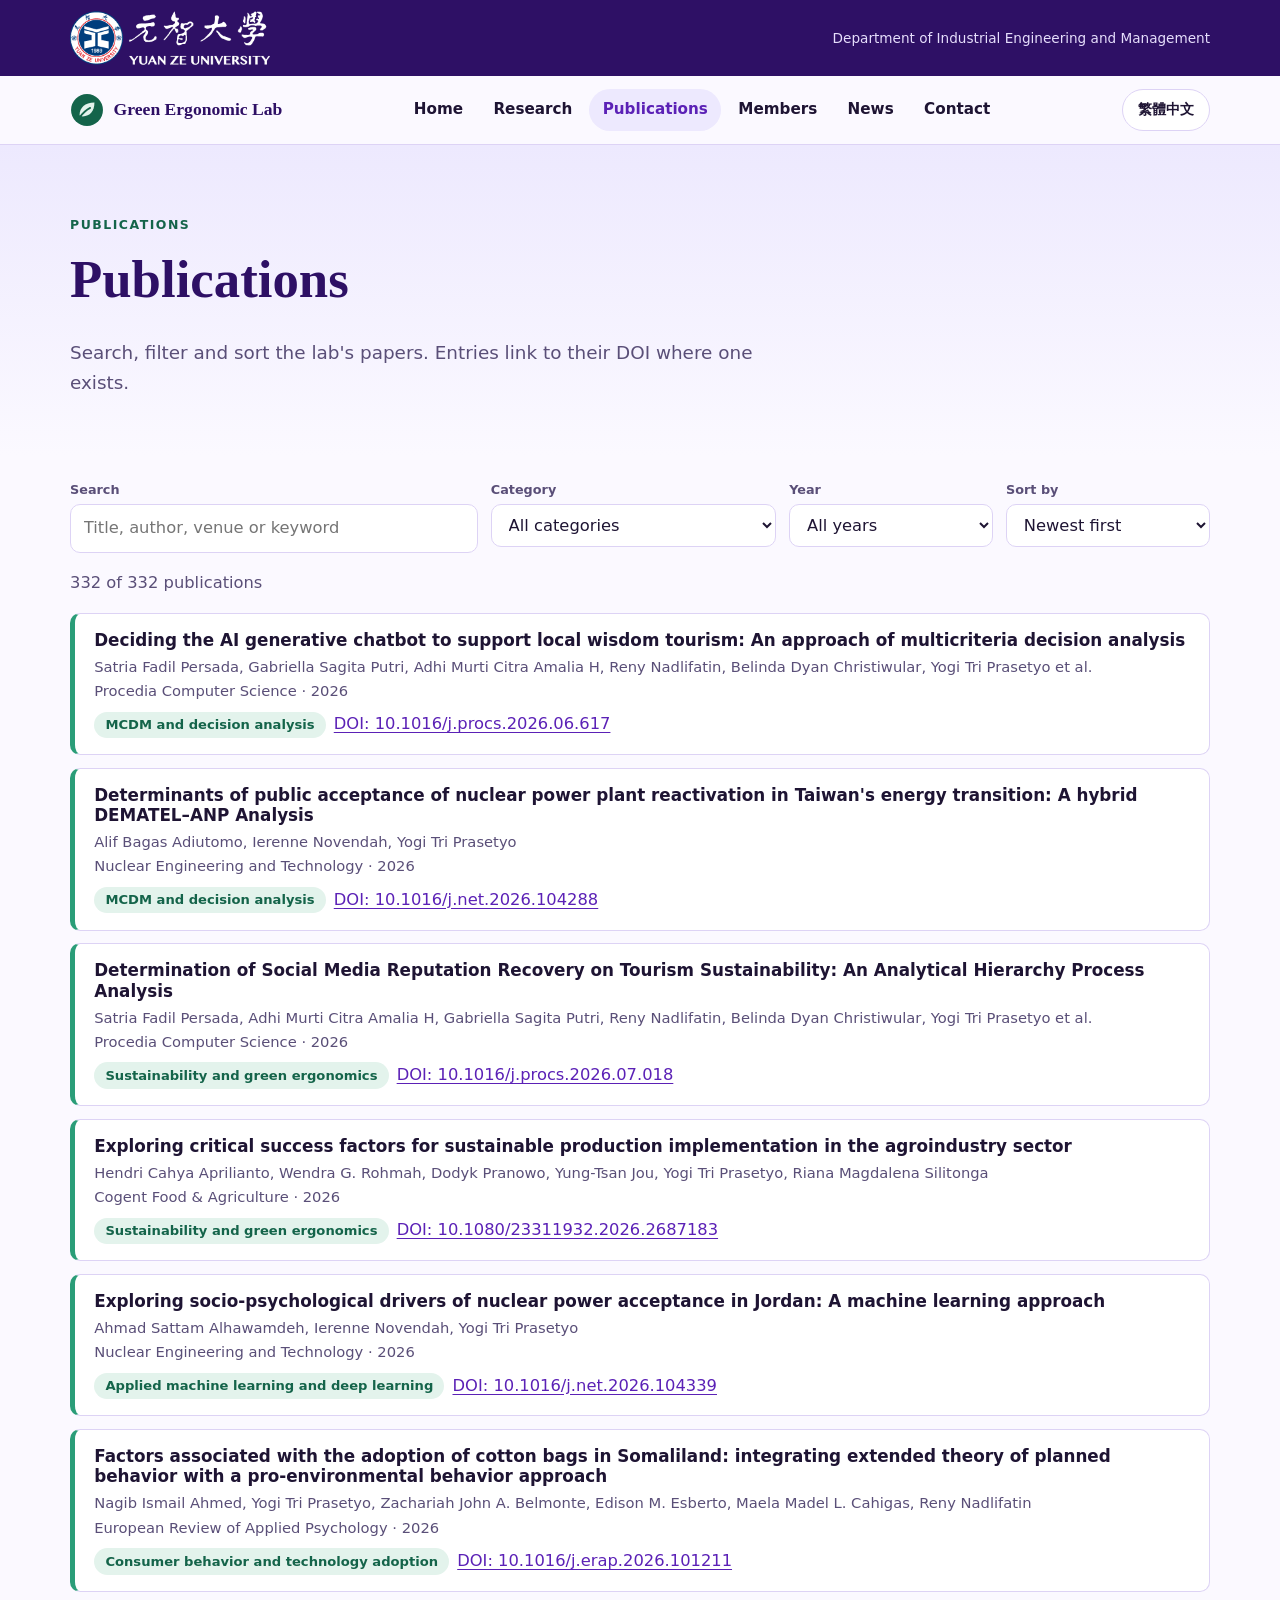
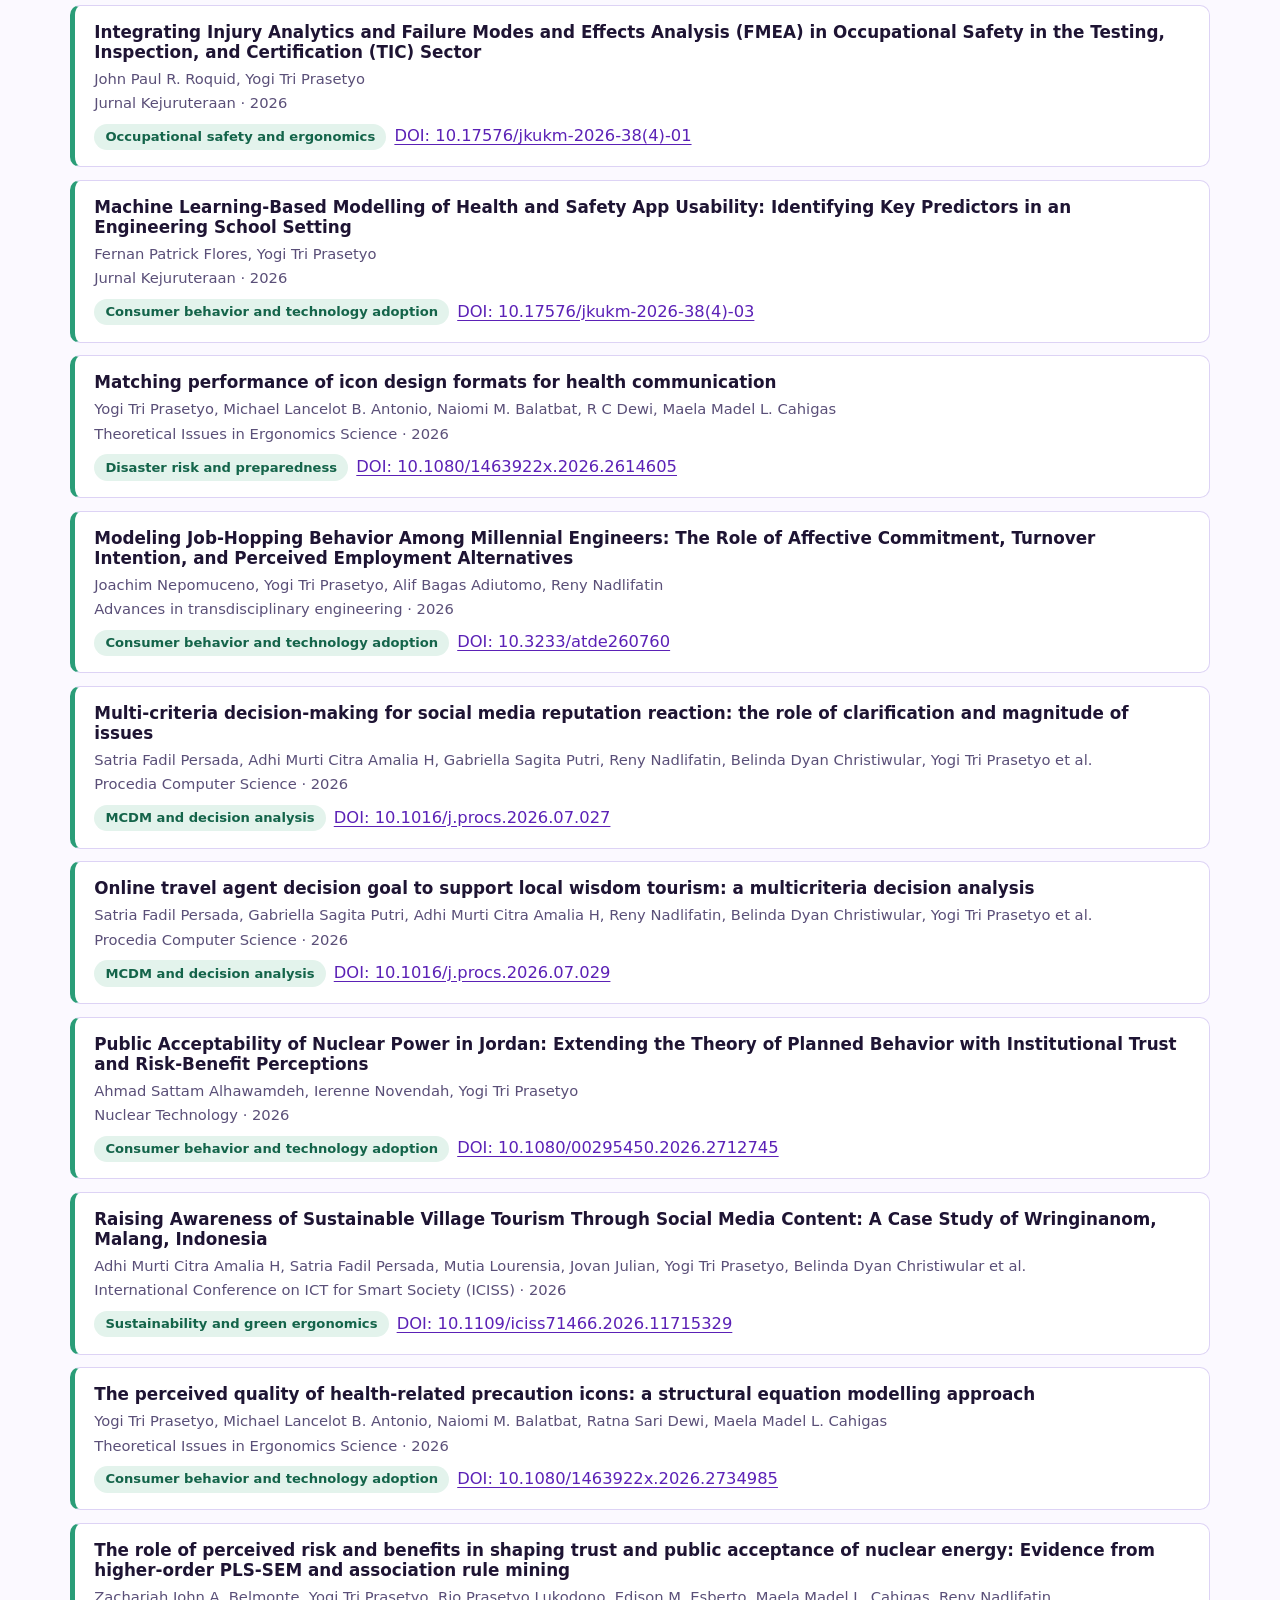
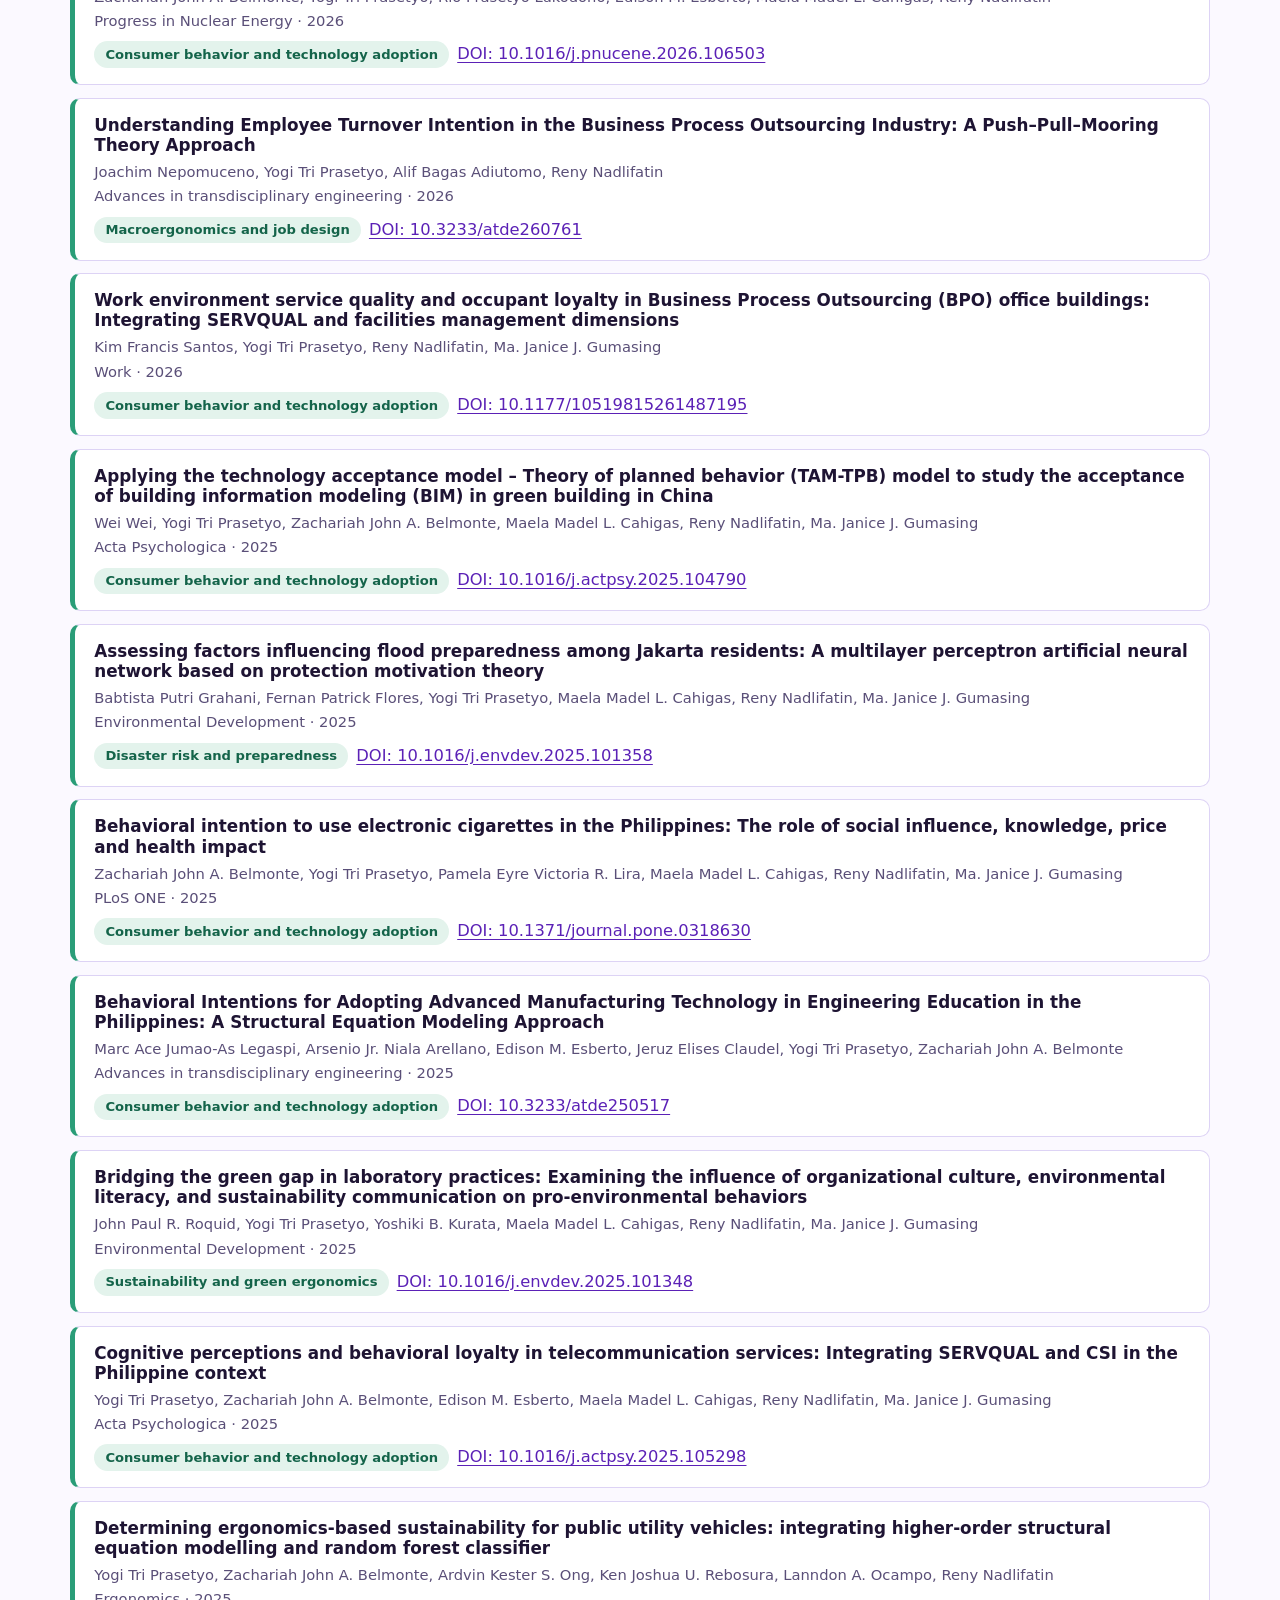
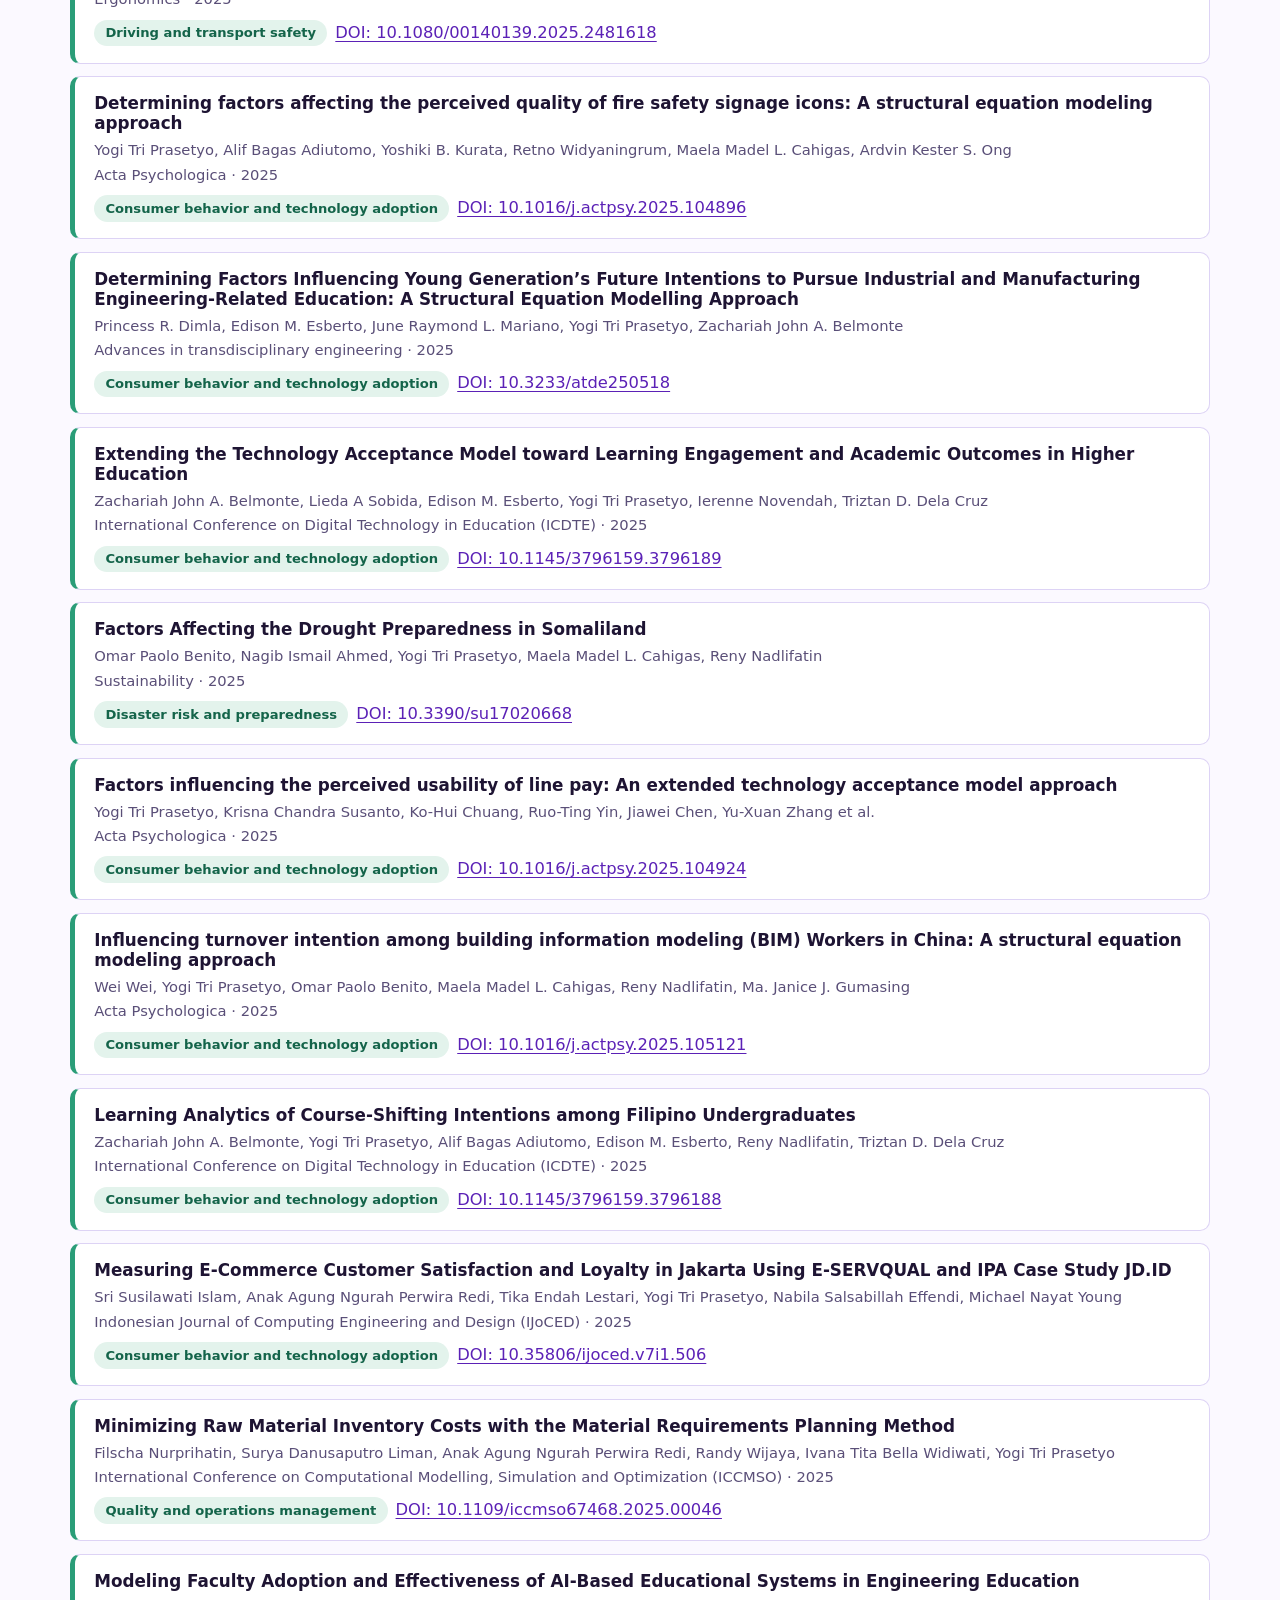
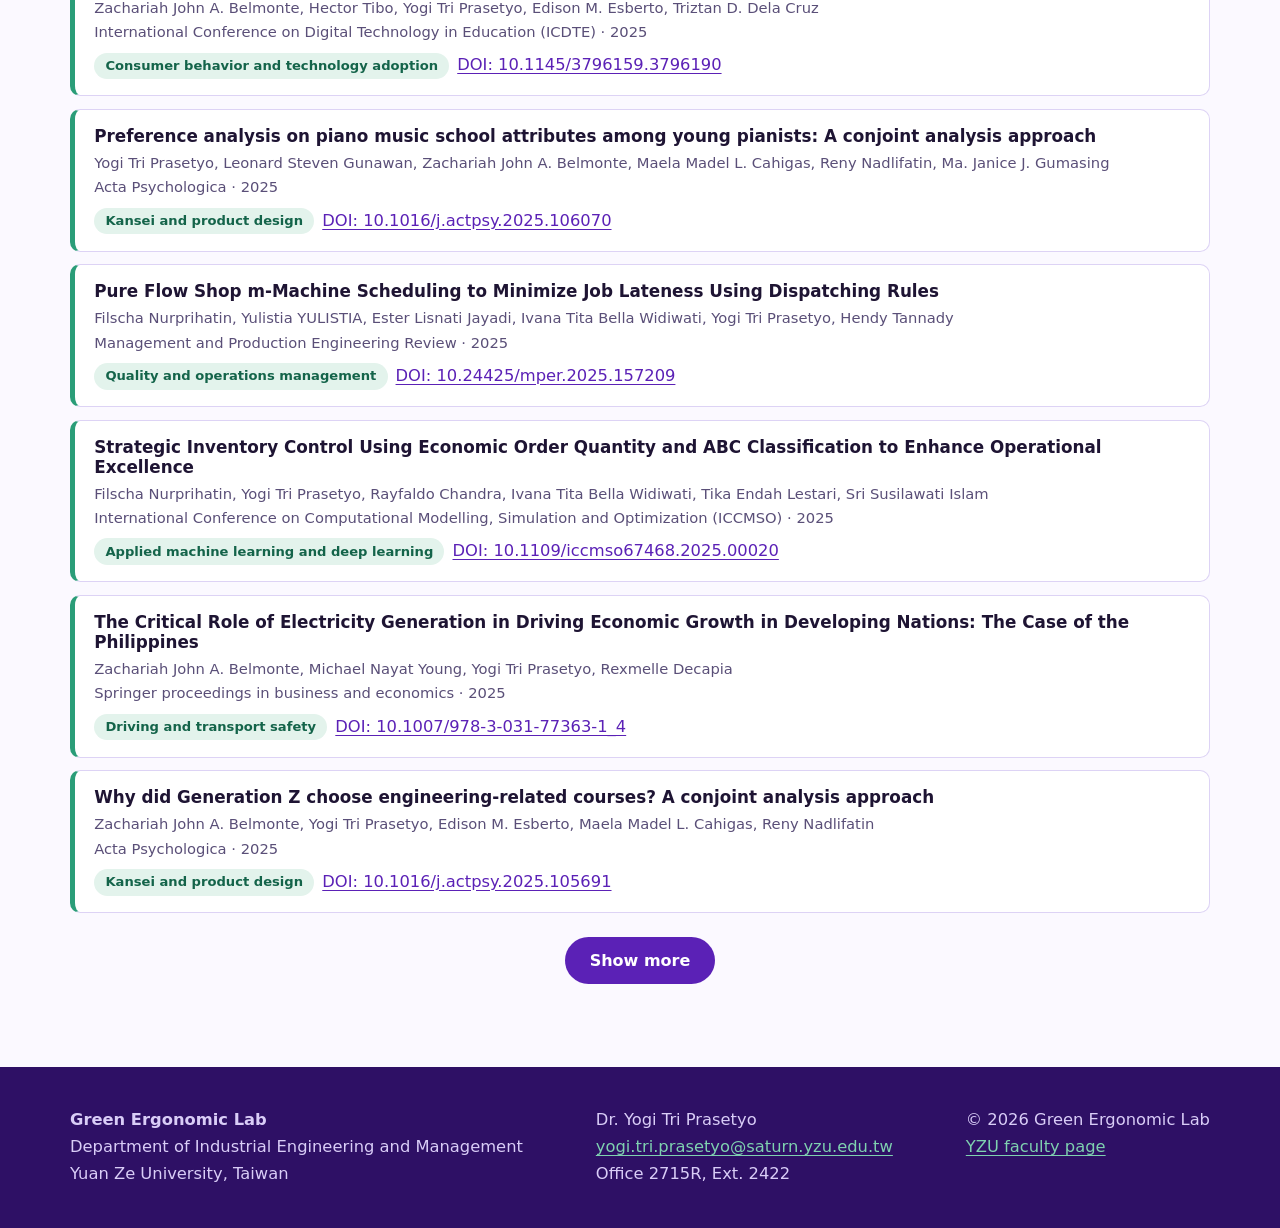
<file: publications.html>
<!DOCTYPE html>
<html lang="en">
<head>
<meta charset="utf-8">
<meta name="viewport" content="width=device-width, initial-scale=1">
<title>Publications | Green Ergonomic Lab, Yuan Ze University</title>
<meta name="description" content="Searchable publication list of the Green Ergonomic Lab.">
<meta name="color-scheme" content="light">
<link rel="icon" href="data:image/svg+xml,%3Csvg xmlns='http://www.w3.org/2000/svg' viewBox='0 0 32 32'%3E%3Ccircle cx='16' cy='16' r='15' fill='%2314644a'/%3E%3Cpath d='M9 21c0-7 5-12 14-12 0 8-4 13-11 13-1 0-2-.3-3-1z' fill='%23e3f3ec'/%3E%3C/svg%3E">
<link rel="stylesheet" href="css/style.css">
</head>
<body data-page="publications">
<a class="skip" href="#main">Skip to content</a>
<div class="topbar">
  <div class="wrap topbar-in">
    <a href="https://www.yzu.edu.tw/index.php/en/" target="_blank" rel="noopener"><img src="assets/yzu-logo.png" width="200" height="64" alt="Yuan Ze University"></a>
    <span>Department of Industrial Engineering and Management</span>
  </div>
</div>
<header class="site-header">
  <div class="wrap nav">
    <a class="brand" href="index.html" aria-label="Green Ergonomic Lab home"><svg viewBox="0 0 32 32" aria-hidden="true"><circle cx="16" cy="16" r="15" fill="#14644a"/><path d="M9 21c0-7 5-12 14-12 0 8-4 13-11 13-1 0-2-.3-3-1z" fill="#e3f3ec"/><path d="M9 23c3-4 6-7 10-9" stroke="#14644a" stroke-width="1.6" fill="none" stroke-linecap="round"/></svg><span>Green Ergonomic Lab</span></a>
    <nav aria-label="Main"><ul class="nav-links" id="nav-links"><li><a href="index.html">Home</a></li><li><a href="research.html">Research</a></li><li><a href="publications.html" aria-current="page">Publications</a></li><li><a href="members.html">Members</a></li><li><a href="news.html">News</a></li><li><a href="contact.html">Contact</a></li></ul></nav>
    <div style="display:flex;gap:.5rem">
      <button class="lang-btn" id="lang-toggle" type="button" lang="zh-Hant" aria-label="Switch language to Traditional Chinese">&#32321;&#39636;&#20013;&#25991;</button>
      <button class="icon-btn menu-btn" id="menu-toggle" type="button" aria-label="Menu" aria-expanded="false" aria-controls="nav-links">&#9776;</button>
    </div>
  </div>
</header>
<main id="main">

<section class="page-hero">
  <div class="wrap">
    <p class="eyebrow">Publications</p>
    <h1>Publications</h1>
    <p class="lead">Search, filter and sort the lab's papers. Entries link to their DOI where one exists.</p>
  </div>
</section>
<section style="padding-top:1.5rem">
  <div class="wrap">
    <form class="toolbar" role="search" onsubmit="return false">
      <div class="search"><label for="q">Search</label><input id="q" type="search" placeholder="Title, author, venue or keyword"></div>
      <div><label for="cat">Category</label><select id="cat"><option value="">All categories</option></select></div>
      <div><label for="year">Year</label><select id="year"><option value="">All years</option></select></div>
      <div><label for="sort">Sort by</label><select id="sort"><option value="year-desc">Newest first</option><option value="year-asc">Oldest first</option><option value="title">Title A to Z</option></select></div>
    </form>
    <p id="pub-count" data-dyn class="muted" aria-live="polite">Loading...</p>
    <ul class="pub-list" id="pub-list" data-dyn><li class="empty">Loading publications...</li></ul>
    <p style="text-align:center;margin-top:1.5rem"><button class="btn btn-solid" id="more" type="button" hidden>Show more</button></p>
  </div>
</section>
</main>
<footer class="site-footer">
  <div class="wrap cols">
    <div><strong>Green Ergonomic Lab</strong><br>Department of Industrial Engineering and Management<br>Yuan Ze University, Taiwan</div>
    <div>Dr. Yogi Tri Prasetyo<br><a href="mailto:yogi.tri.prasetyo@saturn.yzu.edu.tw">yogi.tri.prasetyo@saturn.yzu.edu.tw</a><br>Office 2715R, Ext. 2422</div>
    <div>&copy; <span id="year-now">2026</span> Green Ergonomic Lab<br><a href="https://www.iem.yzu.edu.tw/english/faculty_info.aspx?id=yogi" target="_blank" rel="noopener">YZU faculty page</a></div>
  </div>
</footer>
<script src="js/i18n.js"></script>
<script src="js/main.js"></script>

</body>
</html>
</file>
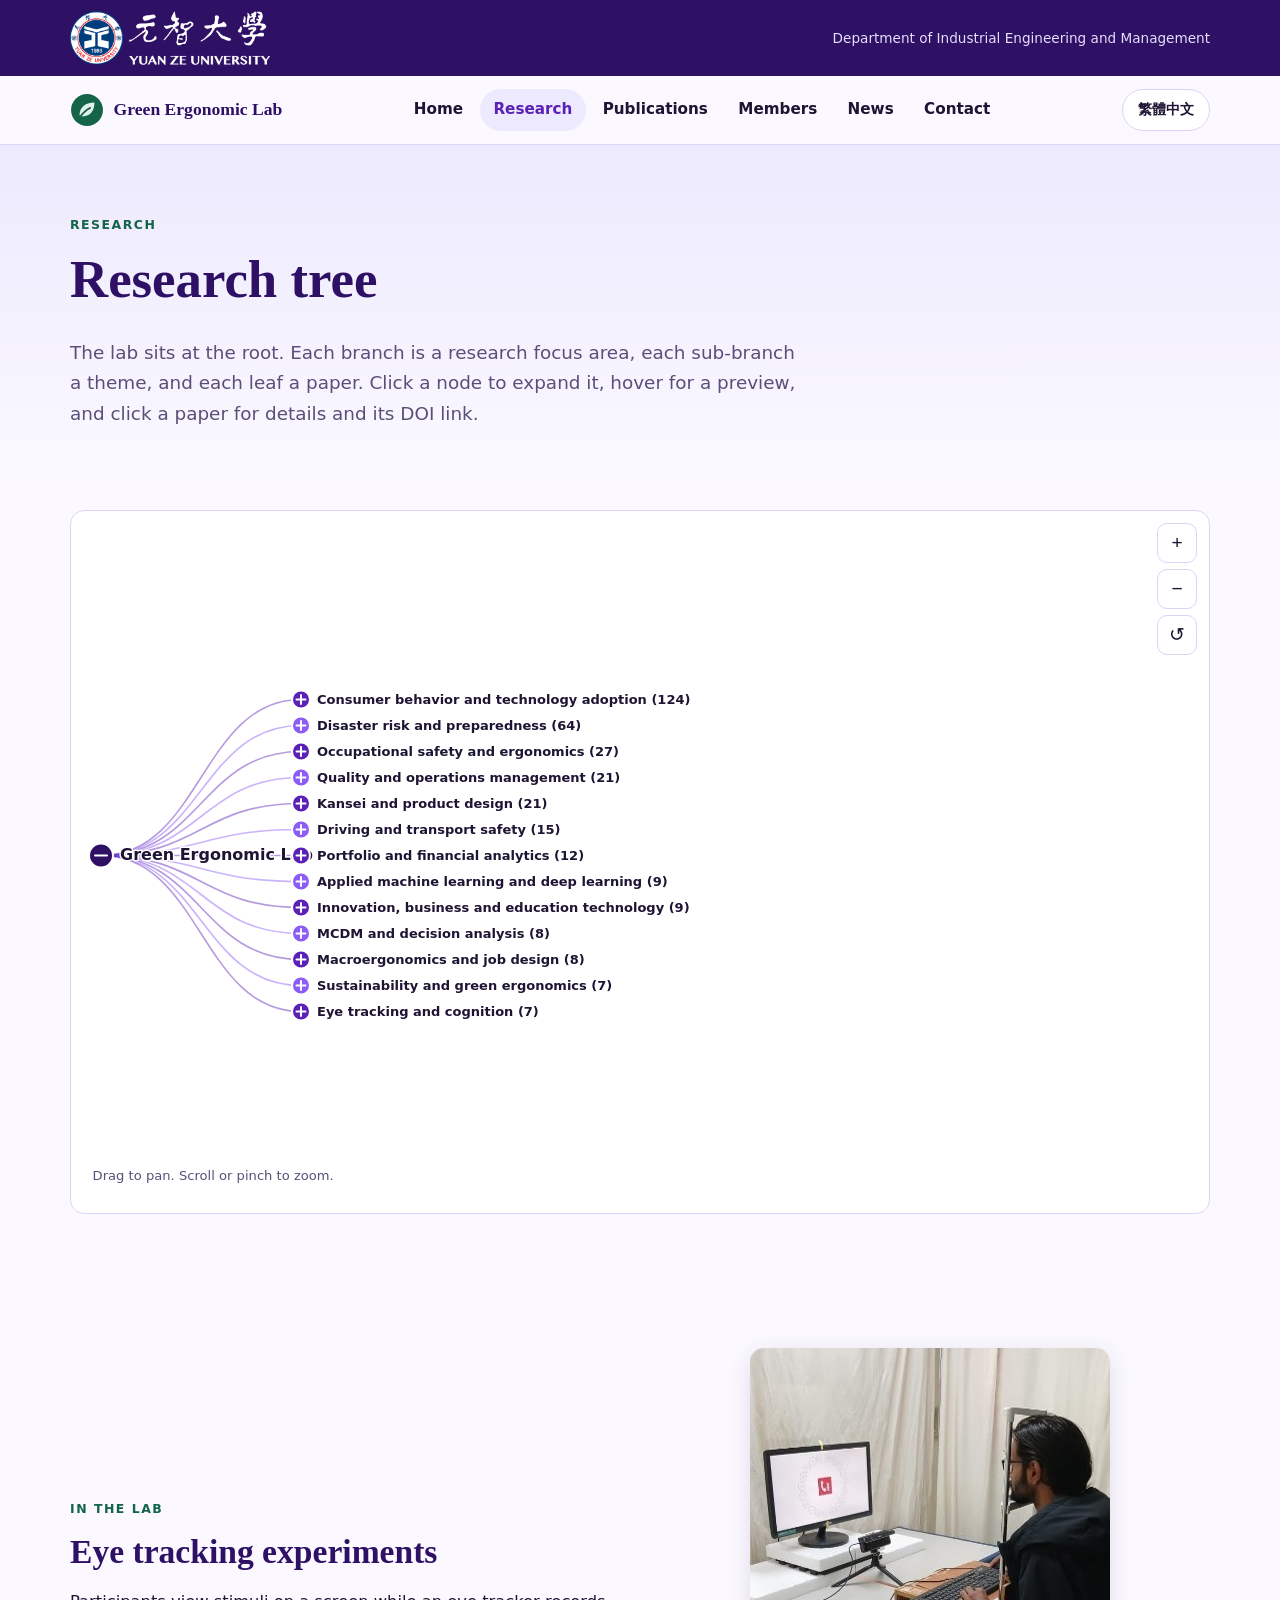
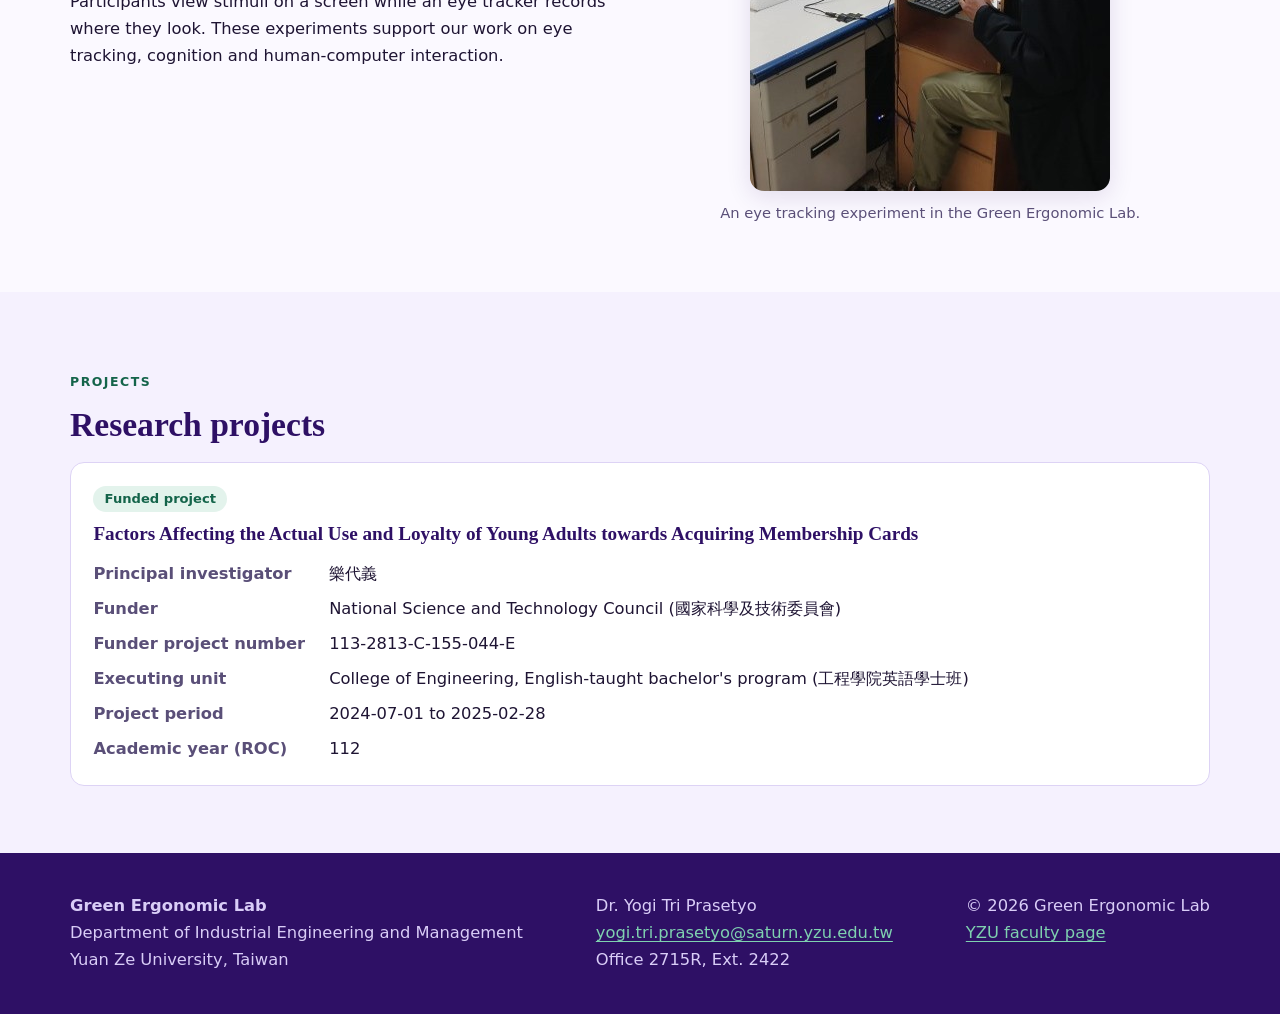
<file: research.html>
<!DOCTYPE html>
<html lang="en">
<head>
<meta charset="utf-8">
<meta name="viewport" content="width=device-width, initial-scale=1">
<title>Research | Green Ergonomic Lab, Yuan Ze University</title>
<meta name="description" content="Interactive research tree of the Green Ergonomic Lab.">
<meta name="color-scheme" content="light">
<link rel="icon" href="data:image/svg+xml,%3Csvg xmlns='http://www.w3.org/2000/svg' viewBox='0 0 32 32'%3E%3Ccircle cx='16' cy='16' r='15' fill='%2314644a'/%3E%3Cpath d='M9 21c0-7 5-12 14-12 0 8-4 13-11 13-1 0-2-.3-3-1z' fill='%23e3f3ec'/%3E%3C/svg%3E">
<link rel="stylesheet" href="css/style.css">
</head>
<body data-page="research">
<a class="skip" href="#main">Skip to content</a>
<div class="topbar">
  <div class="wrap topbar-in">
    <a href="https://www.yzu.edu.tw/index.php/en/" target="_blank" rel="noopener"><img src="assets/yzu-logo.png" width="200" height="64" alt="Yuan Ze University"></a>
    <span>Department of Industrial Engineering and Management</span>
  </div>
</div>
<header class="site-header">
  <div class="wrap nav">
    <a class="brand" href="index.html" aria-label="Green Ergonomic Lab home"><svg viewBox="0 0 32 32" aria-hidden="true"><circle cx="16" cy="16" r="15" fill="#14644a"/><path d="M9 21c0-7 5-12 14-12 0 8-4 13-11 13-1 0-2-.3-3-1z" fill="#e3f3ec"/><path d="M9 23c3-4 6-7 10-9" stroke="#14644a" stroke-width="1.6" fill="none" stroke-linecap="round"/></svg><span>Green Ergonomic Lab</span></a>
    <nav aria-label="Main"><ul class="nav-links" id="nav-links"><li><a href="index.html">Home</a></li><li><a href="research.html" aria-current="page">Research</a></li><li><a href="publications.html">Publications</a></li><li><a href="members.html">Members</a></li><li><a href="news.html">News</a></li><li><a href="contact.html">Contact</a></li></ul></nav>
    <div style="display:flex;gap:.5rem">
      <button class="lang-btn" id="lang-toggle" type="button" lang="zh-Hant" aria-label="Switch language to Traditional Chinese">&#32321;&#39636;&#20013;&#25991;</button>
      <button class="icon-btn menu-btn" id="menu-toggle" type="button" aria-label="Menu" aria-expanded="false" aria-controls="nav-links">&#9776;</button>
    </div>
  </div>
</header>
<main id="main">

<section class="page-hero">
  <div class="wrap">
    <p class="eyebrow">Research</p>
    <h1>Research tree</h1>
    <p class="lead">The lab sits at the root. Each branch is a research focus area, each sub-branch a theme, and each leaf a paper. Click a node to expand it, hover for a preview, and click a paper for details and its DOI link.</p>
  </div>
</section>
<section style="padding-top:1.5rem">
  <div class="wrap">
    <div class="tree-shell">
      <svg id="tree-svg" role="group" aria-label="Interactive research tree of the Green Ergonomic Lab"></svg>
      <div class="tree-ctrl" aria-label="Tree controls">
        <button type="button" data-act="in" aria-label="Zoom in">+</button>
        <button type="button" data-act="out" aria-label="Zoom out">&minus;</button>
        <button type="button" data-act="reset" aria-label="Reset tree">&#8634;</button>
      </div>
      <p class="tree-hint">Drag to pan. Scroll or pinch to zoom.</p>
    </div>
    <div id="tip" data-dyn class="tip" role="tooltip"></div>
    <div id="detail" data-dyn class="detail" aria-live="polite" hidden></div>
    <noscript><p class="note">The research tree needs JavaScript. The full paper list is on the <a href="publications.html">Publications page</a>.</p></noscript>
  </div>
</section>

<section aria-labelledby="eye-h">
  <div class="wrap grid g2" style="align-items:center">
    <div class="reveal left">
      <p class="eyebrow">In the lab</p>
      <h2 id="eye-h">Eye tracking experiments</h2>
      <p>Participants view stimuli on a screen while an eye tracker records where they look. These experiments support our work on eye tracking, cognition and human-computer interaction.</p>
    </div>
    <figure class="reveal photo" style="margin:0">
      <img src="assets/eye-tracking-experiment.jpg" width="360" height="443" alt="A participant seated at a desk looking at a computer screen while an eye tracker records their gaze" loading="lazy">
      <figcaption class="muted">An eye tracking experiment in the Green Ergonomic Lab.</figcaption>
    </figure>
  </div>
</section>
<section class="alt" id="projects" aria-labelledby="proj-h">
  <div class="wrap">
    <p class="eyebrow reveal">Projects</p>
    <h2 id="proj-h" class="reveal">Research projects</h2>
    <article class="card reveal">
      <span class="tag">Funded project</span>
      <h3 style="margin-top:.6rem">Factors Affecting the Actual Use and Loyalty of Young Adults towards Acquiring Membership Cards</h3>
      <dl class="dl-grid">
        <dt>Principal investigator</dt><dd lang="zh-Hant">樂代義</dd>
        <dt>Funder</dt><dd>National Science and Technology Council (&#22283;&#23478;&#31185;&#23416;&#21450;&#25216;&#34899;&#22996;&#21729;&#26371;)</dd>
        <dt>Funder project number</dt><dd>113-2813-C-155-044-E</dd>
        <dt>Executing unit</dt><dd>College of Engineering, English-taught bachelor's program (&#24037;&#31243;&#23416;&#38498;&#33521;&#35486;&#23416;&#22763;&#29677;)</dd>
        <dt>Project period</dt><dd>2024-07-01 to 2025-02-28</dd>
        <dt>Academic year (ROC)</dt><dd>112</dd>
      </dl>
    </article>
  </div>
</section>
</main>
<footer class="site-footer">
  <div class="wrap cols">
    <div><strong>Green Ergonomic Lab</strong><br>Department of Industrial Engineering and Management<br>Yuan Ze University, Taiwan</div>
    <div>Dr. Yogi Tri Prasetyo<br><a href="mailto:yogi.tri.prasetyo@saturn.yzu.edu.tw">yogi.tri.prasetyo@saturn.yzu.edu.tw</a><br>Office 2715R, Ext. 2422</div>
    <div>&copy; <span id="year-now">2026</span> Green Ergonomic Lab<br><a href="https://www.iem.yzu.edu.tw/english/faculty_info.aspx?id=yogi" target="_blank" rel="noopener">YZU faculty page</a></div>
  </div>
</footer>
<script src="js/i18n.js"></script>
<script src="js/main.js"></script>
<script src="js/tree.js"></script>
</body>
</html>
</file>
<file: css/style.css>
/* Green Ergonomic Lab: clean academic style, deep purple and white with a green accent */
:root {
  /* brand = purple (header, hero, buttons, links, headings, backgrounds, tree root and main branches) */
  --brand-900: #2e1065;
  --brand-700: #5b21b6;
  --brand-500: #8b5cf6;
  --brand-100: #ede9fe;
  /* leaf = green (leaf logo, paper leaves, sub-branches, tags, badges, counters, hover and highlight) */
  --leaf-700: #14644a;
  --leaf-500: #2a9d78;
  --leaf-300: #7fd1b0;
  --leaf-100: #e3f3ec;
  --bg: #fbf9ff;
  --surface: #ffffff;
  --surface-2: #f5f1fe;
  --text: #1e1433;
  --muted: #5a4f78;
  --border: #ddd3f5;
  --shadow: 0 6px 24px rgba(46, 16, 101, 0.12);
  --tree-root: var(--brand-900);
  --tree-branch-a: var(--brand-700);
  --tree-branch-b: var(--brand-500);
  --tree-leaf-a: var(--leaf-700);
  --tree-leaf-b: var(--leaf-500);
  --radius: 14px;
  --maxw: 1140px;
  --font: "Inter", "Noto Sans TC", "Microsoft JhengHei", "PingFang TC", "Segoe UI", system-ui, -apple-system, Roboto, Arial, sans-serif;
  --serif: "Source Serif 4", Georgia, "Times New Roman", serif;
}
* { box-sizing: border-box; }
html { scroll-behavior: smooth; }
body {
  margin: 0; font-family: var(--font); color: var(--text); background: var(--bg);
  line-height: 1.65; font-size: 1.02rem;
  animation: pagein .5s ease both;
}
body.leaving { opacity: 0; transform: translateY(-6px); transition: opacity .25s ease, transform .25s ease; }
@keyframes pagein { from { opacity: 0; transform: translateY(8px); } to { opacity: 1; transform: none; } }
img { max-width: 100%; height: auto; display: block; }
a { color: var(--brand-700); text-underline-offset: 3px; }
a:hover { color: var(--leaf-700); }
:focus-visible { outline: 3px solid var(--leaf-500); outline-offset: 3px; border-radius: 4px; }
.skip { position: absolute; left: -999px; top: 8px; background: var(--leaf-300); color: #000; padding: 8px 14px; border-radius: 8px; z-index: 100; }
.skip:focus { left: 8px; }
.wrap { width: min(var(--maxw), 92vw); margin-inline: auto; }
h1, h2, h3 { font-family: var(--serif); line-height: 1.2; color: var(--brand-900); margin: 0 0 .5em; }
h1 { font-size: clamp(2rem, 5vw, 3.3rem); }
h2 { font-size: clamp(1.5rem, 3vw, 2.1rem); }
h3 { font-size: 1.2rem; }
.lead { font-size: 1.15rem; color: var(--muted); max-width: 62ch; }
.eyebrow { text-transform: uppercase; letter-spacing: .12em; font-size: .78rem; font-weight: 700; color: var(--leaf-700); }
section { padding: 4.2rem 0; }
.alt { background: var(--surface-2); }

/* university bar */
.topbar { background: var(--brand-900); color: #e6defc; font-size: .85rem; }
.topbar-in { display: flex; align-items: center; justify-content: space-between; gap: 1rem; min-height: 76px; }
.topbar img { display: block; width: 200px; height: 64px; }
.topbar a:focus-visible { outline-color: #ffd98a; }
@media (max-width: 560px) { .topbar span { display: none; } }

/* header */
.site-header {
  position: sticky; top: 0; z-index: 50; background: color-mix(in srgb, var(--bg) 88%, transparent);
  backdrop-filter: blur(10px); border-bottom: 1px solid var(--border);
}
.nav { display: flex; align-items: center; justify-content: space-between; gap: 1rem; min-height: 68px; }
.brand { display: flex; align-items: center; gap: .6rem; font-weight: 800; text-decoration: none; color: var(--brand-900); font-family: var(--serif); font-size: 1.1rem; }
.brand svg { width: 34px; height: 34px; }
.nav-links { display: flex; gap: .2rem; list-style: none; margin: 0; padding: 0; align-items: center; }
.nav-links a { display: block; padding: .5rem .85rem; border-radius: 999px; text-decoration: none; color: var(--text); font-weight: 600; font-size: .95rem; transition: background .2s, color .2s; }
.nav-links a[aria-current="page"] { background: var(--brand-100); color: var(--brand-700); }
.nav-links a:hover { background: var(--leaf-100); color: var(--leaf-700); }
.icon-btn { border: 1px solid var(--border); background: var(--surface); color: var(--text); width: 42px; height: 42px; border-radius: 50%; cursor: pointer; display: grid; place-items: center; font-size: 1.1rem; transition: transform .2s, background .2s; }
.icon-btn:hover { transform: rotate(18deg); background: var(--leaf-100); }
.menu-btn { display: none; }
@media (max-width: 860px) {
  .menu-btn { display: grid; }
  .nav-links { position: absolute; left: 0; right: 0; top: 68px; background: var(--surface); flex-direction: column; align-items: stretch; padding: .6rem 4vw 1rem; border-bottom: 1px solid var(--border); display: none; }
  .nav-links.open { display: flex; }
}

/* hero */
.hero { position: relative; overflow: hidden; color: #fff; padding: 6rem 0 5rem; background: linear-gradient(135deg, #2e1065 0%, #5b21b6 60%, #8b5cf6 150%); background-size: 200% 200%; animation: grad 14s ease infinite; }
@keyframes grad { 0%, 100% { background-position: 0% 50%; } 50% { background-position: 100% 50%; } }
.hero h1 { color: #fff; }
.hero .lead { color: #ede9fe; }
.hero .eyebrow { color: #e3f3ec; }
.hero-art { position: absolute; inset: 0; pointer-events: none; opacity: .5; }
.hero-art circle { fill: none; stroke: #c4b5fd; stroke-width: 1.2; }
.hero-art .dot { fill: #7fd1b0; stroke: none; animation: float 7s ease-in-out infinite; }
.hero-art .dot:nth-child(3n) { animation-delay: -2s; }
.hero-art .dot:nth-child(3n+1) { animation-delay: -4s; }
.hero-art line { stroke: #c4b5fd; stroke-width: 1; opacity: .5; }
@keyframes float { 0%, 100% { transform: translateY(0); } 50% { transform: translateY(-14px); } }
.hero .wrap { position: relative; }
.hero-actions { display: flex; flex-wrap: wrap; gap: .8rem; margin-top: 1.6rem; }
.btn { display: inline-block; padding: .75rem 1.4rem; border-radius: 999px; font-weight: 700; text-decoration: none; border: 2px solid transparent; transition: transform .2s, box-shadow .2s, background .2s; cursor: pointer; font-family: inherit; font-size: 1rem; }
.btn:hover { transform: translateY(-2px); box-shadow: var(--shadow); }
.btn-primary { background: #ede9fe; color: #2e1065; }
.btn-primary:hover { color: #2e1065; background: #ffffff; }
.btn-ghost { border-color: rgba(255,255,255,.7); color: #fff; }
.btn-ghost:hover { color: #fff; background: rgba(255,255,255,.14); }
.btn-solid { background: var(--brand-700); color: #fff; }
.btn-solid:hover { color: #fff; background: var(--brand-900); }
.page-hero { padding: 3.6rem 0 2.4rem; background: linear-gradient(180deg, var(--brand-100), var(--bg)); }

/* grids and cards */
.grid { display: grid; gap: 1.3rem; }
.g2 { grid-template-columns: repeat(auto-fit, minmax(min(100%, 320px), 1fr)); }
.g3 { grid-template-columns: repeat(auto-fit, minmax(min(100%, 250px), 1fr)); }
.g4 { grid-template-columns: repeat(auto-fit, minmax(min(100%, 200px), 1fr)); }
.card { background: var(--surface); border: 1px solid var(--border); border-radius: var(--radius); padding: 1.4rem; transition: transform .25s, box-shadow .25s, border-color .25s; }
.card:hover { transform: translateY(-5px); box-shadow: var(--shadow); border-color: var(--leaf-500); }
.card h3 { margin-bottom: .3rem; }
.card .muted, .muted { color: var(--muted); }
.stat { text-align: center; }
.stat .num { font-family: var(--serif); font-size: clamp(2.2rem, 5vw, 3.2rem); font-weight: 700; color: var(--leaf-700); line-height: 1; }
.stat .label { color: var(--muted); font-weight: 600; margin-top: .4rem; }
.tag { display: inline-block; background: var(--leaf-100); color: var(--leaf-700); border-radius: 999px; padding: .15rem .7rem; font-size: .82rem; font-weight: 700; }
.tag.accent { background: var(--leaf-700); color: #fff; }
.placeholder { border-style: dashed; background: repeating-linear-gradient(45deg, transparent 0 10px, color-mix(in srgb, var(--leaf-500) 10%, transparent) 10px 20px); }
.avatar { width: 84px; height: 84px; border-radius: 50%; background: var(--brand-100); display: grid; place-items: center; color: var(--brand-700); margin-bottom: .8rem; }
.avatar svg { width: 44px; height: 44px; }

/* members */
.profile { display: grid; grid-template-columns: minmax(220px, 340px) 1fr; gap: 2rem; align-items: start; }
@media (max-width: 760px) { .profile { grid-template-columns: 1fr; } .profile figure { max-width: 320px; } }
.profile figure { margin: 0; }
.profile img { border-radius: var(--radius); box-shadow: var(--shadow); aspect-ratio: 4 / 5; object-fit: cover; object-position: top; width: 100%; }
.facts { list-style: none; padding: 0; margin: 1rem 0; display: grid; gap: .5rem; }
.facts li { padding-left: 1.4rem; position: relative; }
.facts li::before { content: ""; position: absolute; left: 0; top: .6em; width: 8px; height: 8px; border-radius: 50%; background: var(--leaf-500); }

/* publications */
.toolbar { display: grid; grid-template-columns: 2fr 1.4fr 1fr 1fr; gap: .8rem; margin-bottom: 1rem; }
@media (max-width: 860px) { .toolbar { grid-template-columns: 1fr 1fr; } .toolbar .search { grid-column: 1 / -1; } }
.toolbar label { display: block; font-size: .8rem; font-weight: 700; color: var(--muted); margin-bottom: .2rem; }
.toolbar input, .toolbar select { width: 100%; padding: .65rem .8rem; border-radius: 10px; border: 1px solid var(--border); background: var(--surface); color: var(--text); font: inherit; }
.pub-list { list-style: none; margin: 0; padding: 0; display: grid; gap: .8rem; }
.pub { background: var(--surface); border: 1px solid var(--border); border-left: 5px solid var(--leaf-500); border-radius: 10px; padding: 1rem 1.2rem; transition: transform .2s, box-shadow .2s; }
.pub:hover { transform: translateX(4px); box-shadow: var(--shadow); }
.pub h3 { font-size: 1.05rem; font-family: var(--font); margin: 0 0 .3rem; color: var(--text); }
.pub .meta { color: var(--muted); font-size: .92rem; }
.pub .row { display: flex; flex-wrap: wrap; gap: .5rem; align-items: center; margin-top: .5rem; }
.empty { text-align: center; padding: 2.5rem 1rem; border: 2px dashed var(--border); border-radius: var(--radius); color: var(--muted); }

/* research tree */
.tree-shell { position: relative; border: 1px solid var(--border); border-radius: var(--radius); background: var(--surface); overflow: hidden; }
#tree-svg { width: 100%; height: min(78vh, 760px); min-height: 460px; display: block; touch-action: none; cursor: grab; }
#tree-svg.dragging { cursor: grabbing; }
.tree-ctrl { position: absolute; right: 12px; top: 12px; display: flex; flex-direction: column; gap: 6px; }
.tree-ctrl button { width: 40px; height: 40px; border-radius: 10px; border: 1px solid var(--border); background: var(--surface); color: var(--text); font-size: 1.2rem; cursor: pointer; }
.tree-ctrl button:hover { background: var(--leaf-100); }
.tree-hint { position: absolute; left: 12px; bottom: 10px; font-size: .82rem; color: var(--muted); background: color-mix(in srgb, var(--surface) 85%, transparent); padding: .2rem .6rem; border-radius: 8px; }
.node { cursor: pointer; transition: transform .45s cubic-bezier(.2,.8,.2,1), opacity .35s; }
.node text { font-size: 13px; fill: var(--text); paint-order: stroke; stroke: var(--surface); stroke-width: 3px; stroke-linejoin: round; }
.node.root text { font-size: 16px; font-weight: 700; }
.node.branch text { font-weight: 700; }
.node circle { stroke: var(--surface); stroke-width: 2px; transition: r .2s; }
.node:hover circle, .node:focus-visible circle { r: 11; }
.node:focus-visible { outline: none; }
.node:focus-visible circle { stroke: var(--leaf-500); stroke-width: 4px; }
.link { fill: none; stroke: var(--border); stroke-width: 1.6; transition: d .45s; }
.tip { position: fixed; z-index: 60; background: var(--brand-900); color: #fff; padding: .5rem .8rem; border-radius: 10px; font-size: .88rem; max-width: 320px; pointer-events: none; box-shadow: var(--shadow); opacity: 0; transition: opacity .15s; }
.tip.show { opacity: 1; }
.detail { margin-top: 1rem; }
.detail[hidden] { display: none; }

/* misc */
.news-item { display: grid; grid-template-columns: 110px 1fr; gap: 1rem; padding: 1.2rem 0; border-bottom: 1px solid var(--border); }
@media (max-width: 560px) { .news-item { grid-template-columns: 1fr; gap: .2rem; } }
.news-date { font-weight: 700; color: var(--brand-700); }
.site-footer { background: var(--brand-900); color: #d9cdf7; padding: 2.5rem 0; }
.site-footer a { color: #7fd1b0; }
.site-footer .cols { display: flex; flex-wrap: wrap; gap: 2rem; justify-content: space-between; }
.reveal { opacity: 0; transform: translateY(26px); transition: opacity .7s ease, transform .7s ease; }
.reveal.left { transform: translateX(-30px); }
.reveal.visible { opacity: 1; transform: none; }
.contact-list { list-style: none; padding: 0; display: grid; gap: .8rem; }
.note { background: var(--leaf-100); border-left: 4px solid var(--leaf-500); padding: .7rem 1rem; border-radius: 8px; color: var(--text); font-size: .95rem; }
@media (prefers-reduced-motion: reduce) {
  html { scroll-behavior: auto; }
  *, *::before, *::after { animation: none !important; transition: none !important; }
  .reveal { opacity: 1; transform: none; }
}

/* language switch and Traditional Chinese typography */
.lang-btn { border: 1px solid var(--border); background: var(--surface); color: var(--text); height: 42px; padding: 0 .95rem; border-radius: 999px; cursor: pointer; font: inherit; font-weight: 700; font-size: .9rem; transition: background .2s; }
.lang-btn:hover { background: var(--brand-100); }
html[lang="zh-Hant"] body { font-family: "Noto Sans TC", "Microsoft JhengHei", "PingFang TC", "Inter", system-ui, sans-serif; line-height: 1.8; }
html[lang="zh-Hant"] h1, html[lang="zh-Hant"] h2, html[lang="zh-Hant"] h3, html[lang="zh-Hant"] .brand, html[lang="zh-Hant"] .stat .num { font-family: "Noto Sans TC", "Microsoft JhengHei", "PingFang TC", "Inter", sans-serif; }
html[lang="zh-Hant"] .eyebrow { letter-spacing: .06em; text-transform: none; }
html[lang="zh-Hant"] .addr-zh { display: none; }

/* tables and definition lists */
.sr-only { position: absolute; width: 1px; height: 1px; overflow: hidden; clip: rect(0 0 0 0); white-space: nowrap; }
.table-wrap { overflow-x: auto; border: 1px solid var(--border); border-radius: var(--radius); background: var(--surface); }
.data-table { width: 100%; border-collapse: collapse; font-size: .97rem; }
.data-table th, .data-table td { padding: .8rem 1rem; text-align: left; vertical-align: top; border-bottom: 1px solid var(--border); }
.data-table thead th { background: var(--brand-100); color: var(--brand-900); font-weight: 700; white-space: nowrap; }
.data-table tbody tr:last-child td { border-bottom: 0; }
.data-table tbody tr:hover { background: var(--surface-2); }
.data-table td:first-child, .data-table td:last-child { white-space: nowrap; }
@media (max-width: 680px) {
  .data-table thead { display: none; }
  .data-table, .data-table tbody, .data-table tr, .data-table td { display: block; width: 100%; }
  .data-table tr { padding: .6rem 0; border-bottom: 1px solid var(--border); }
  .data-table td { border: 0; padding: .25rem 1rem; white-space: normal !important; }
  .data-table td::before { content: attr(data-label) ": "; font-weight: 700; color: var(--muted); }
}
.dl-grid { display: grid; grid-template-columns: max-content 1fr; gap: .5rem 1.5rem; margin: 1rem 0 0; }
.dl-grid dt { font-weight: 700; color: var(--muted); }
.dl-grid dd { margin: 0; }
@media (max-width: 600px) { .dl-grid { grid-template-columns: 1fr; gap: .1rem; } .dl-grid dd { margin-bottom: .6rem; } }

.photo img { border-radius: var(--radius); box-shadow: var(--shadow); width: min(100%, 360px); height: auto; margin-inline: auto; }
.photo figcaption { text-align: center; font-size: .92rem; margin-top: .6rem; }
</file>
